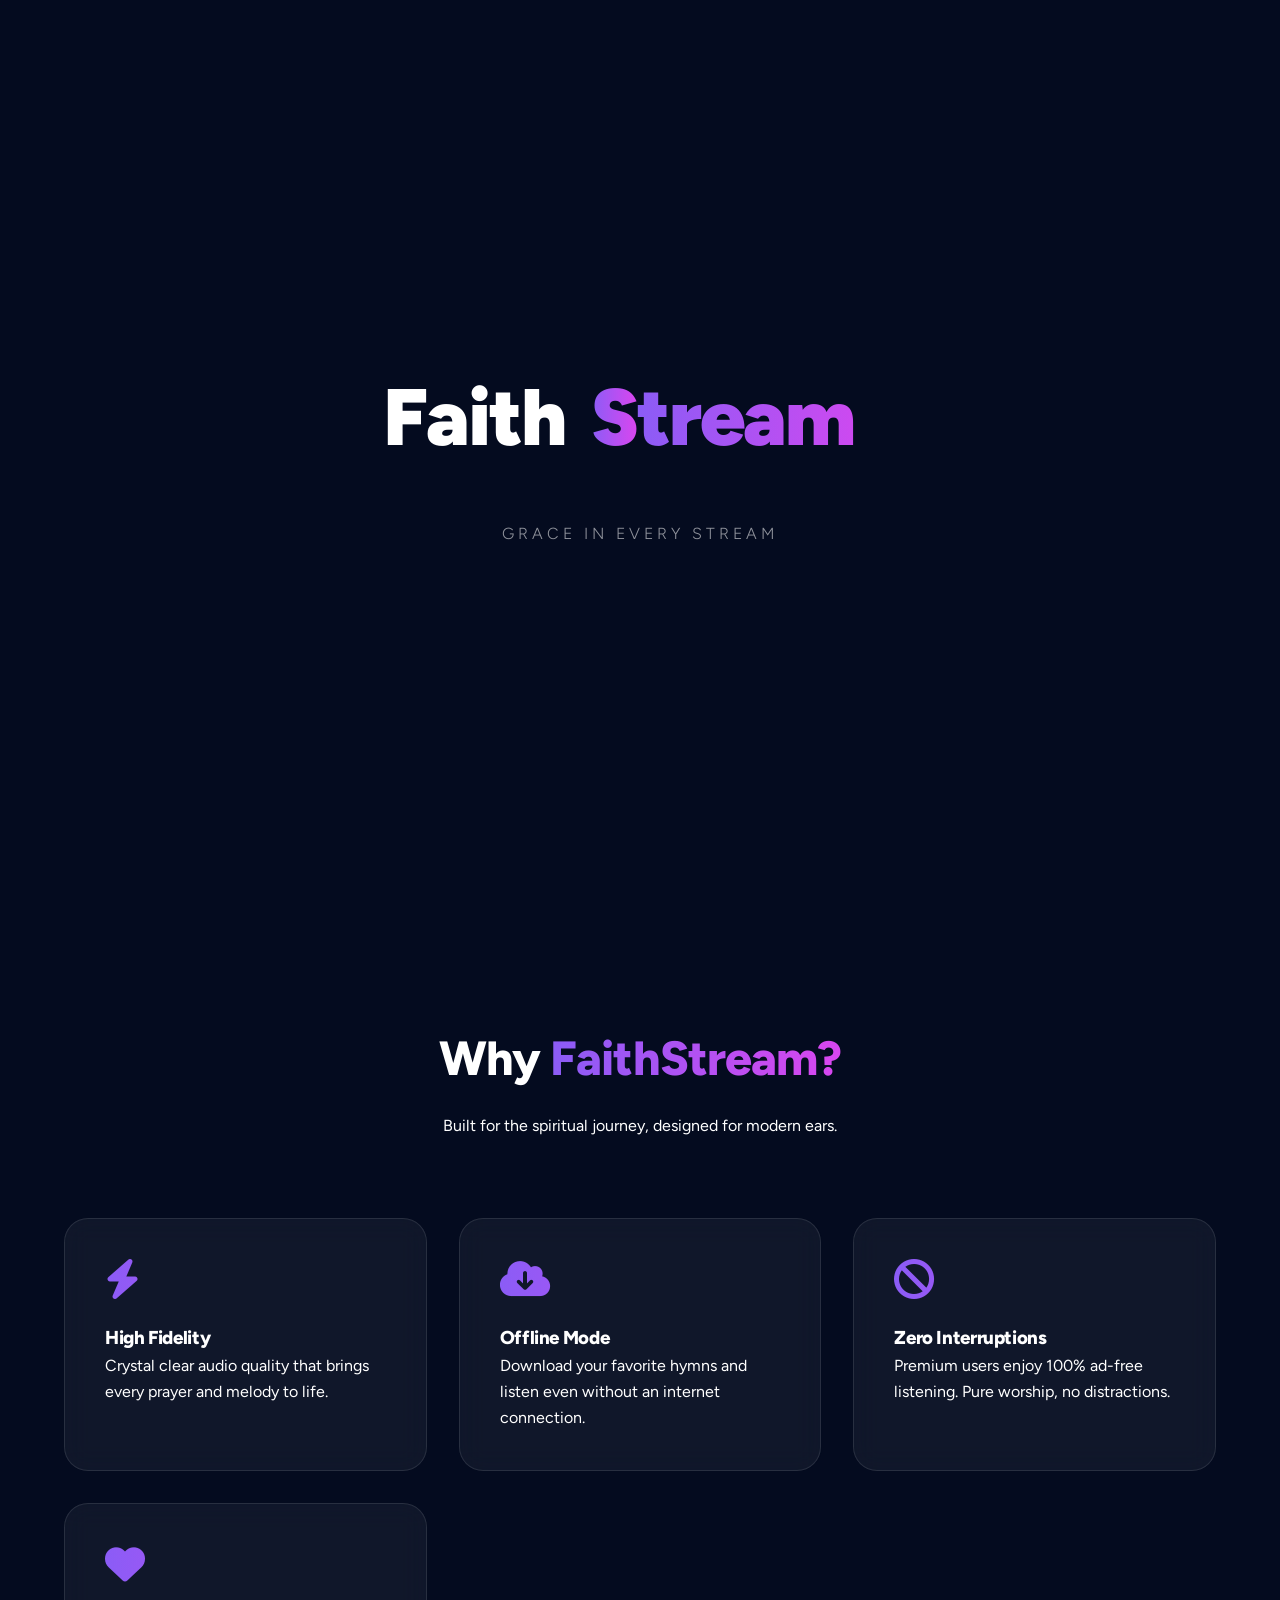
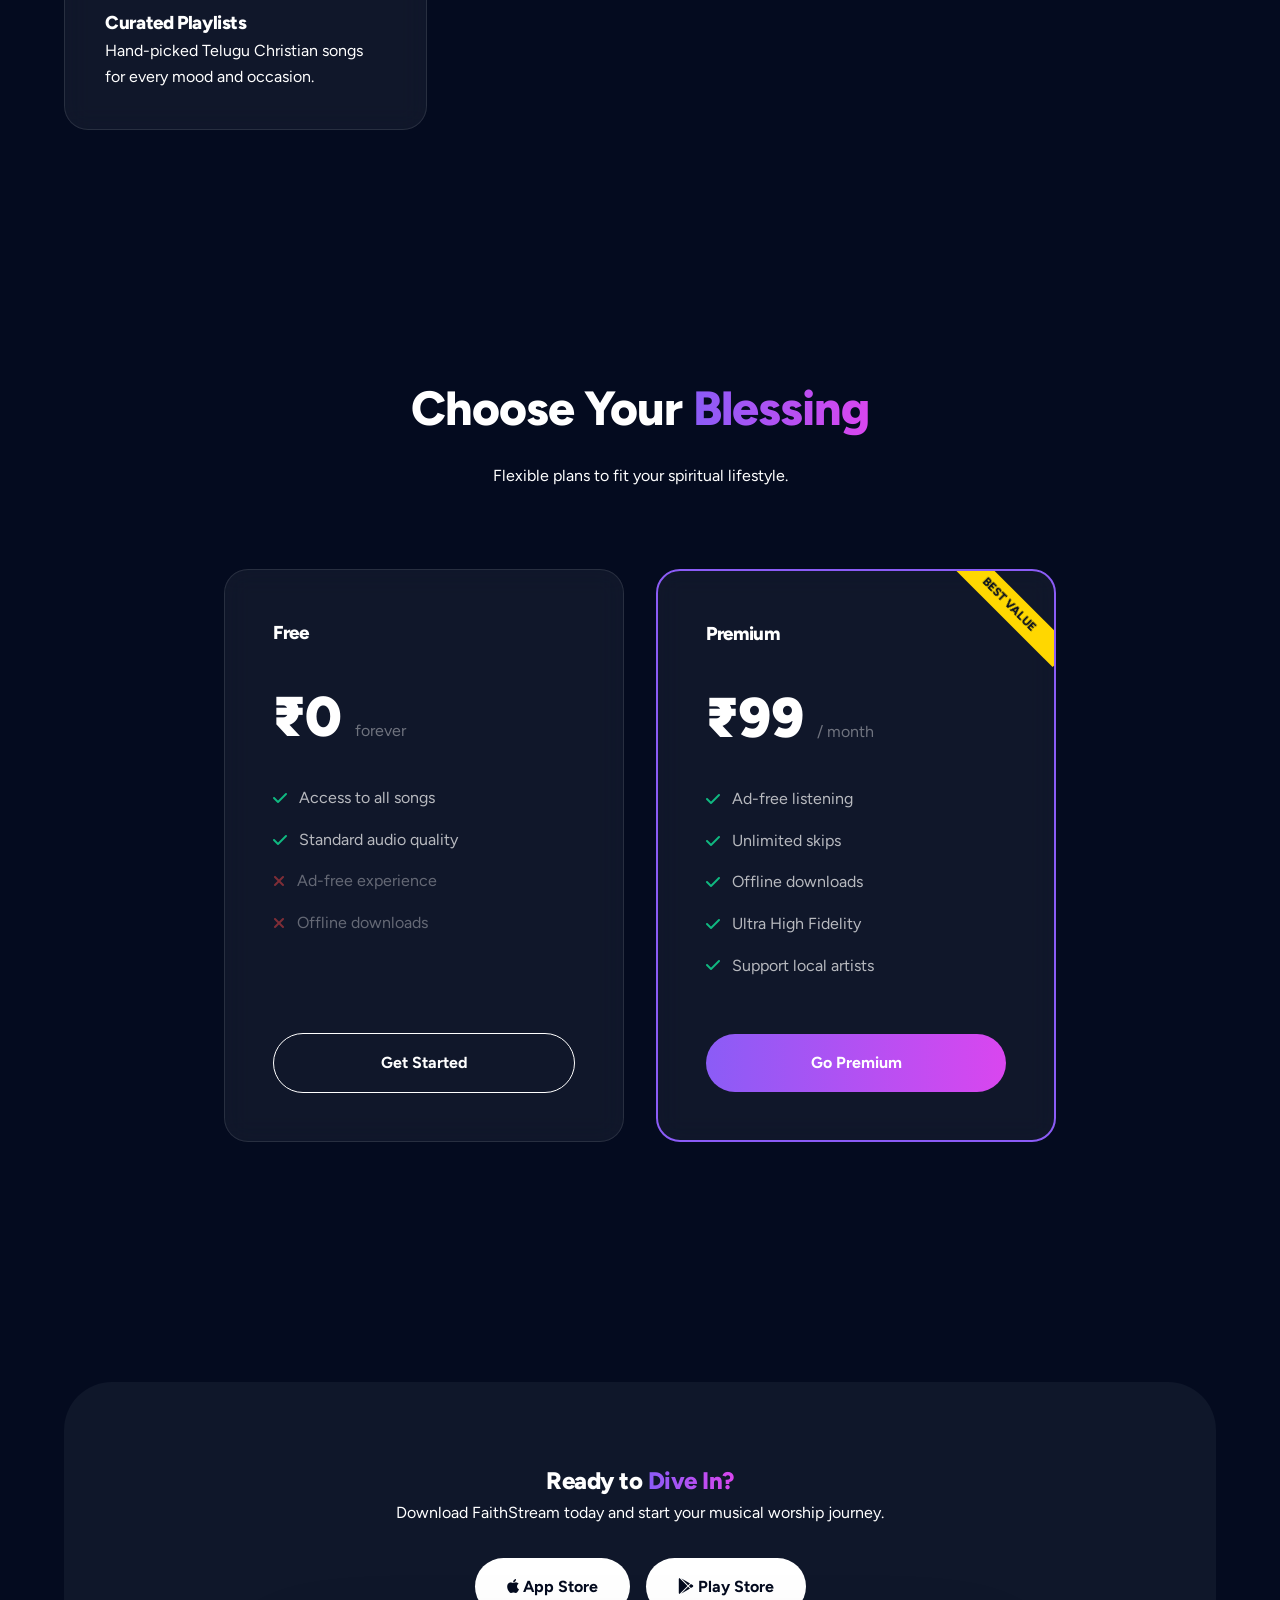
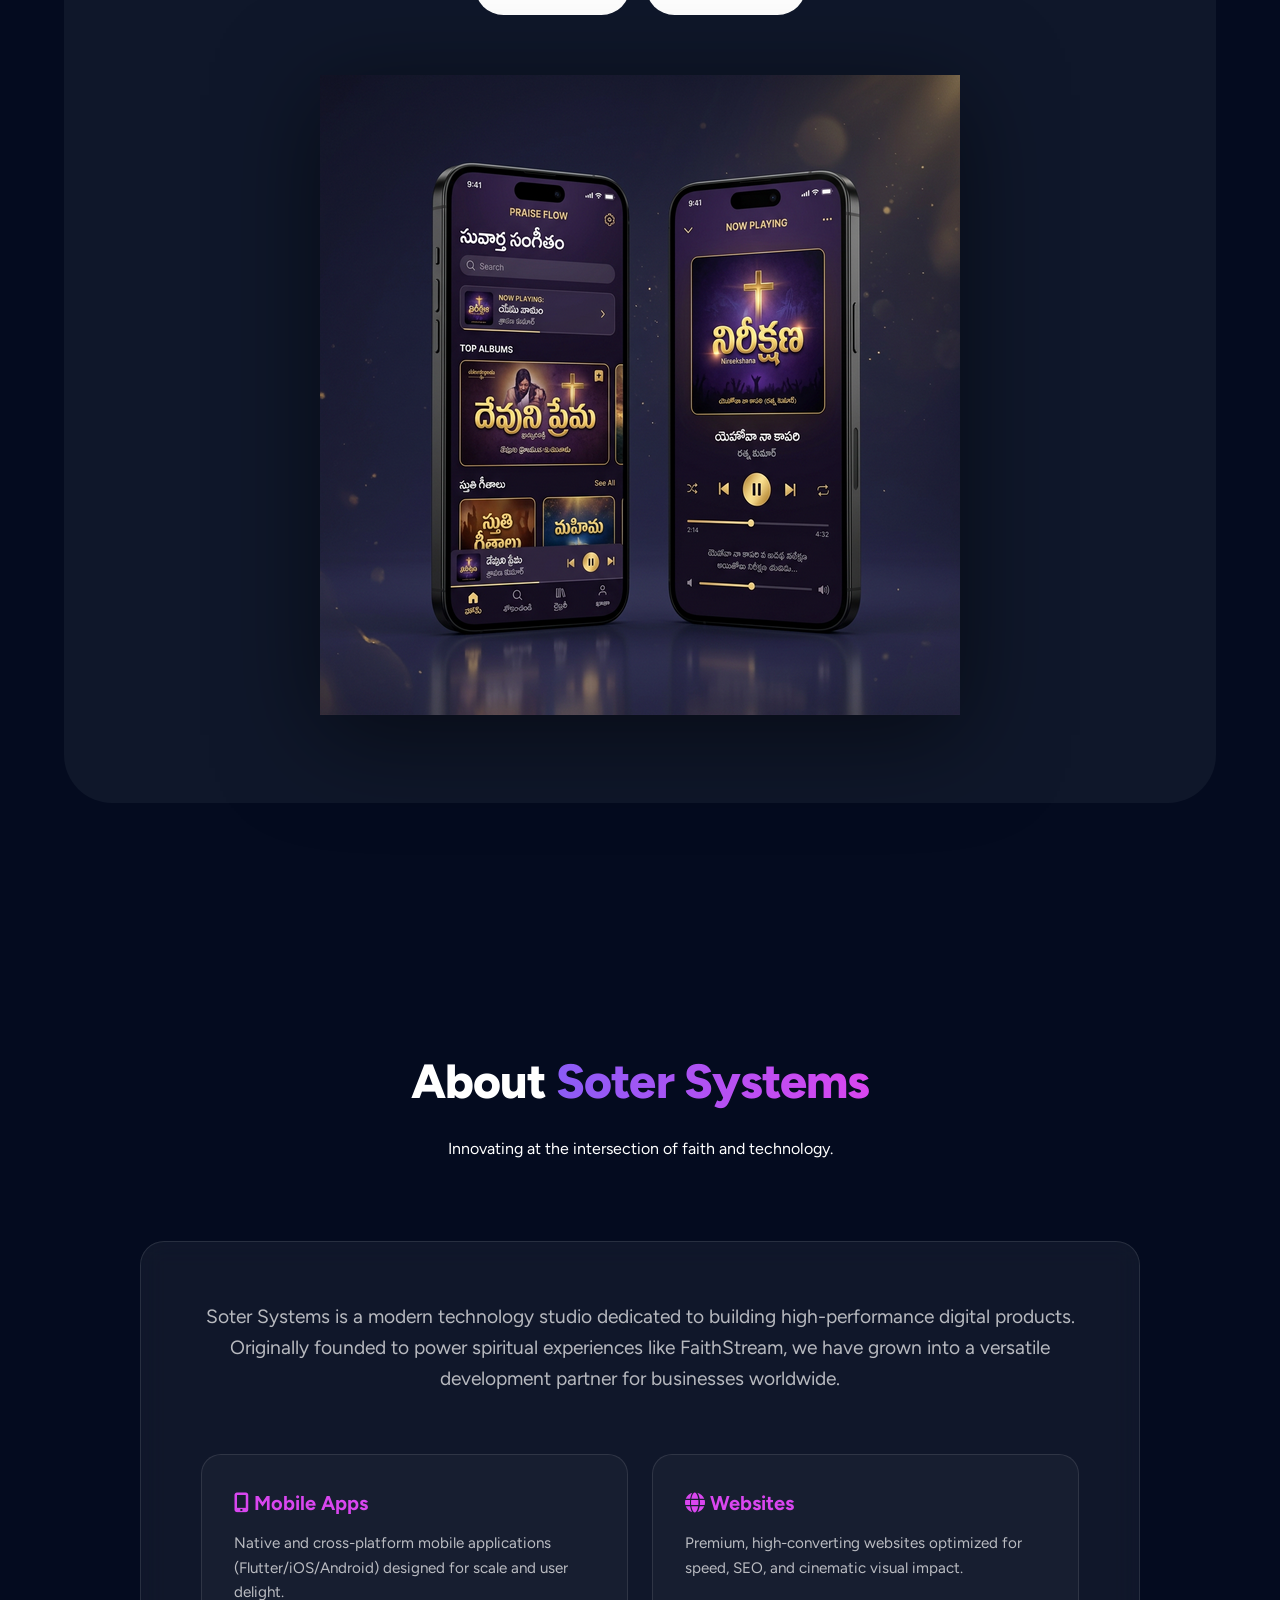
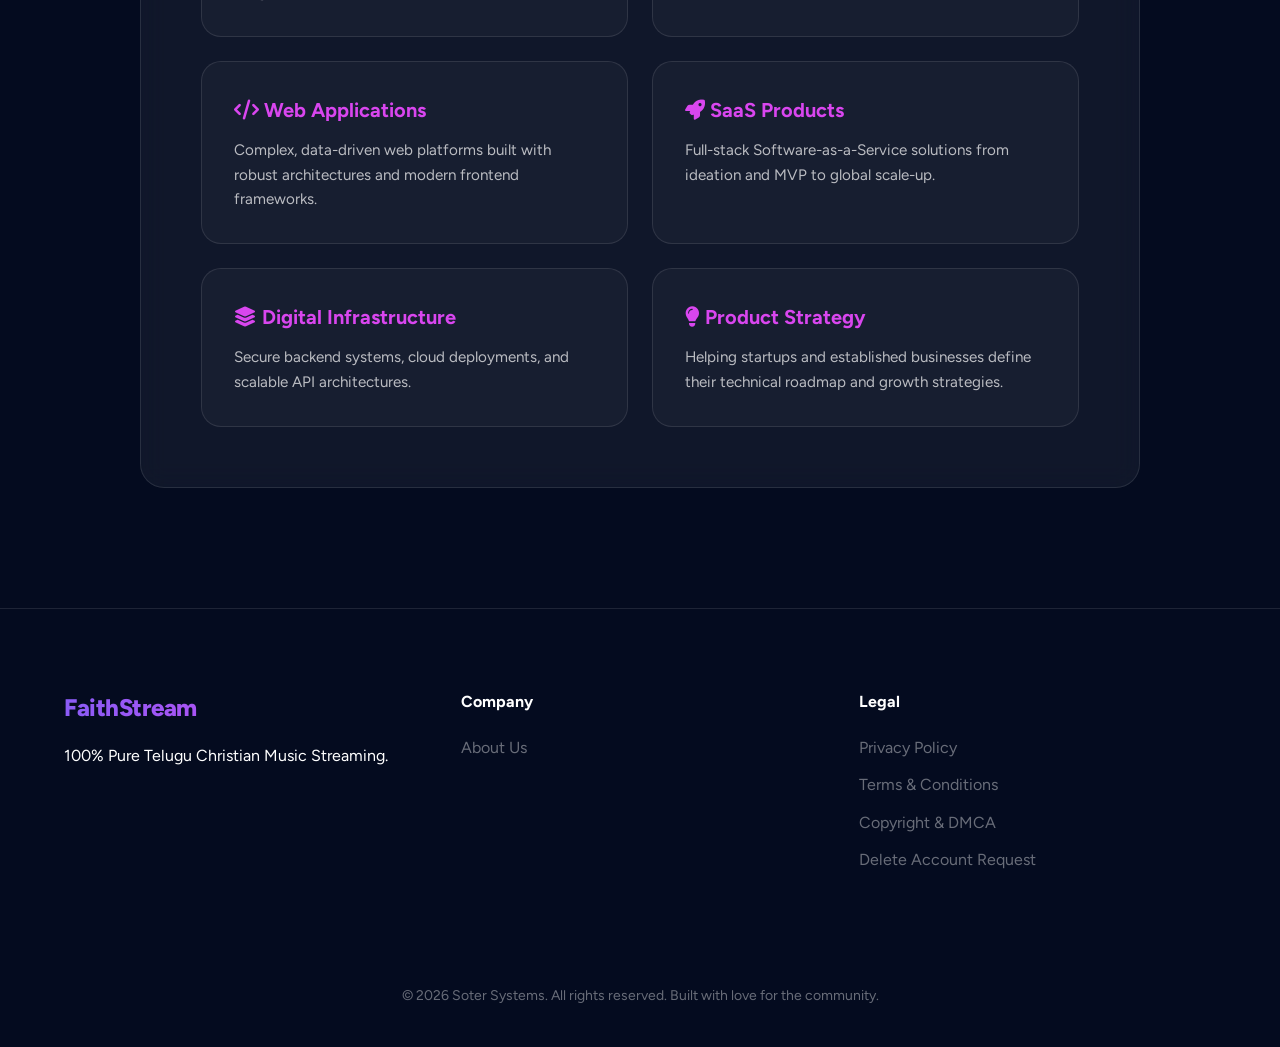
<file: index.html>
<!DOCTYPE html>
<html lang="en">

<head>
    <meta charset="UTF-8">
    <meta name="viewport" content="width=device-width, initial-scale=1.0">
    <title>FaithStream | 100% Pure Telugu Christian Music</title>
    <link rel="icon" type="image/png" href="assets/favicon.png">
    <meta name="description"
        content="Stream the best Telugu Christian music. Ad-free, high quality, and available offline. Experience grace in every stream.">
    <link rel="stylesheet" href="css/styles.css">
    <link rel="stylesheet" href="https://cdnjs.cloudflare.com/ajax/libs/font-awesome/6.4.0/css/all.min.css">
</head>

<body>

    <!-- Cinematic Intro Overlay -->
    <div id="intro-overlay">
        <div class="intro-logo">
            <span class="intro-f">F</span><span class="intro-expand aith">aith</span><span class="intro-s">S</span><span
                class="intro-expand tream">tream</span>
        </div>
        <div class="intro-tagline">Grace in Every Stream</div>
    </div>

    <!-- Navigation -->
    <nav class="glass main-nav">
        <div class="nav-content">
            <div class="logo">FaithStream</div>
            <div class="auth-box">
                <span id="user-display" style="margin-right: 15px; color: var(--text-secondary); font-size: 0.9rem; font-weight: 600; display: none;"></span>
                <a href="javascript:void(0)" id="auth-btn" class="btn btn-primary" style="padding: 10px 24px; font-size: 0.9rem; border-radius: 12px;">Login</a>
            </div>
        </div>
    </nav>

    <!-- Hero Section -->
    <header class="hero">
        <div class="hero-content reveal">
            <h1>Grace in <br><span class="gradient-text">Every Stream</span></h1>
            <p>The premium home for 100% pure Telugu Christian music. Worship anywhere, anytime with FaithStream.</p>
            <div class="cta-group">
                <a href="#download" class="btn btn-primary">Download App</a>
            </div>
        </div>
    </header>

    <!-- Features Section -->
    <section class="section">
        <div class="section-header reveal">
            <h2>Why <span class="gradient-text">FaithStream?</span></h2>
            <p>Built for the spiritual journey, designed for modern ears.</p>
        </div>

        <div class="features-grid">
            <div class="feature-card glass reveal">
                <i class="fas fa-bolt gradient-text"></i>
                <h3>High Fidelity</h3>
                <p>Crystal clear audio quality that brings every prayer and melody to life.</p>
            </div>
            <div class="feature-card glass reveal">
                <i class="fas fa-cloud-download gradient-text"></i>
                <h3>Offline Mode</h3>
                <p>Download your favorite hymns and listen even without an internet connection.</p>
            </div>
            <div class="feature-card glass reveal">
                <i class="fas fa-ban gradient-text"></i>
                <h3>Zero Interruptions</h3>
                <p>Premium users enjoy 100% ad-free listening. Pure worship, no distractions.</p>
            </div>
            <div class="feature-card glass reveal">
                <i class="fas fa-heart gradient-text"></i>
                <h3>Curated Playlists</h3>
                <p>Hand-picked Telugu Christian songs for every mood and occasion.</p>
            </div>
        </div>
    </section>

    <!-- Pricing Section -->
    <section id="premium" class="section">
        <div class="section-header reveal">
            <h2>Choose Your <span class="gradient-text">Blessing</span></h2>
            <p>Flexible plans to fit your spiritual lifestyle.</p>
        </div>

        <div class="pricing-grid">
            <!-- Free Plan -->
            <div class="pricing-card glass reveal">
                <h3>Free</h3>
                <div class="price">₹0 <span>forever</span></div>
                <ul class="feature-list">
                    <li><i class="fas fa-check"></i> Access to all songs</li>
                    <li><i class="fas fa-check"></i> Standard audio quality</li>
                    <li style="opacity: 0.5;"><i class="fas fa-times" style="color: #EF4444;"></i> Ad-free experience
                    </li>
                    <li style="opacity: 0.5;"><i class="fas fa-times" style="color: #EF4444;"></i> Offline downloads
                    </li>
                </ul>
                <a href="#download" class="btn btn-primary"
                    style="background: transparent; color: white; border: 1px solid white;">Get Started</a>
            </div>

            <!-- Premium Plan -->
            <div class="pricing-card glass premium reveal">
                <h3>Premium</h3>
                <div class="price">₹99 <span>/ month</span></div>
                <ul class="feature-list">
                    <li><i class="fas fa-check"></i> Ad-free listening</li>
                    <li><i class="fas fa-check"></i> Unlimited skips</li>
                    <li><i class="fas fa-check"></i> Offline downloads</li>
                    <li><i class="fas fa-check"></i> Ultra High Fidelity</li>
                    <li><i class="fas fa-check"></i> Support local artists</li>
                </ul>
                <a href="javascript:void(0)" id="btn-go-premium" class="btn btn-accent">Go Premium</a>
            </div>
        </div>
    </section>

    <!-- Download Section -->
    <section id="download" class="section">
        <div class="download-section reveal">
            <h2>Ready to <span class="gradient-text">Dive In?</span></h2>
            <p>Download FaithStream today and start your musical worship journey.</p>

            <div class="store-buttons">
                <a href="#" class="btn btn-primary"><i class="fab fa-apple"></i> App Store</a>
                <a href="#" class="btn btn-primary"><i class="fab fa-google-play"></i> Play Store</a>
            </div>

            <div class="mockup-container">
                <img src="assets/app-mockup.png" alt="FaithStream App Mockup">
            </div>
        </div>
    </section>

    <!-- About Soter Systems Section -->
    <section id="about" class="section">
        <div class="section-header reveal">
            <h2>About <span class="gradient-text">Soter Systems</span></h2>
            <p>Innovating at the intersection of faith and technology.</p>
        </div>

        <div class="glass reveal" style="padding: 60px; max-width: 1000px; margin: 0 auto;">
            <div style="font-size: 1.2rem; color: var(--text-secondary); text-align: center; margin-bottom: 40px;">
                <p>Soter Systems is a modern technology studio dedicated to building high-performance digital products.
                    Originally founded to power spiritual experiences like FaithStream, we have grown into a versatile
                    development partner for businesses worldwide.</p>
            </div>

            <div class="services-grid">
                <div class="service-card">
                    <h4><i class="fas fa-mobile-alt"></i> Mobile Apps</h4>
                    <p>Native and cross-platform mobile applications (Flutter/iOS/Android) designed for scale and user
                        delight.</p>
                </div>
                <div class="service-card">
                    <h4><i class="fas fa-globe"></i> Websites</h4>
                    <p>Premium, high-converting websites optimized for speed, SEO, and cinematic visual impact.</p>
                </div>
                <div class="service-card">
                    <h4><i class="fas fa-code"></i> Web Applications</h4>
                    <p>Complex, data-driven web platforms built with robust architectures and modern frontend
                        frameworks.</p>
                </div>
                <div class="service-card">
                    <h4><i class="fas fa-rocket"></i> SaaS Products</h4>
                    <p>Full-stack Software-as-a-Service solutions from ideation and MVP to global scale-up.</p>
                </div>
                <div class="service-card">
                    <h4><i class="fas fa-layer-group"></i> Digital Infrastructure</h4>
                    <p>Secure backend systems, cloud deployments, and scalable API architectures.</p>
                </div>
                <div class="service-card">
                    <h4><i class="fas fa-lightbulb"></i> Product Strategy</h4>
                    <p>Helping startups and established businesses define their technical roadmap and growth strategies.
                    </p>
                </div>
            </div>
        </div>
    </section>

    <!-- Footer -->
    <footer>
        <div class="footer-content">
            <div class="footer-logo">
                <h2 class="gradient-text">FaithStream</h2>
                <p>100% Pure Telugu Christian Music Streaming.</p>
            </div>
            <div class="footer-links">
                <h4>Company</h4>
                <ul>
                    <li><a href="#about">About Us</a></li>
                </ul>
            </div>
            <div class="footer-links">
                <h4>Legal</h4>
                <ul>
                    <li><a href="legal/privacy-policy.html">Privacy Policy</a></li>
                    <li><a href="legal/terms.html">Terms & Conditions</a></li>
                    <li><a href="legal/copyright.html">Copyright & DMCA</a></li>
                    <li><a href="legal/delete-account.html">Delete Account Request</a></li>
                </ul>
            </div>
        </div>
        <div class="footer-bottom">
            <p>&copy; 2026 Soter Systems. All rights reserved. Built with love for the community.</p>
        </div>
    </footer>

    <!-- Login Modal -->
    <div id="login-modal" class="modal-overlay">
        <div class="modal-content glass">
            <div class="modal-header">
                <h3>Login to FaithStream</h3>
                <button class="close-modal">&times;</button>
            </div>
            <p style="margin-bottom: 20px; color: var(--text-secondary);">Use the same email and password as your mobile app account.</p>
            <form id="login-form">
                <div class="form-group">
                    <label>Email Address</label>
                    <input type="email" id="login-email" required placeholder="name@example.com">
                </div>
                <div class="form-group">
                    <label>Password</label>
                    <input type="password" id="login-password" required placeholder="••••••••">
                </div>
                <div id="login-error" class="error-text" style="display: none; color: #EF4444; margin-bottom: 15px;"></div>
                <button type="submit" class="btn btn-primary" style="width: 100%;">Login & Continue</button>
            </form>
        </div>
    </div>

    <!-- Processing Overlay -->
    <div id="loader-overlay" class="modal-overlay" style="display: none; z-index: 2000;">
        <div class="loader-content">
            <div class="spinner"></div>
            <p>Processing...</p>
        </div>
    </div>

    <script src="https://checkout.razorpay.com/v1/checkout.js"></script>
    <script src="js/intro.js"></script>
    <script src="js/checkout.js"></script>
    <script>
        // Simple scroll reveal
        const observerOptions = {
            threshold: 0.1
        };

        const observer = new IntersectionObserver((entries) => {
            entries.forEach(entry => {
                if (entry.isIntersecting) {
                    entry.target.classList.add('visible');
                    observer.unobserve(entry.target);
                }
            });
        }, observerOptions);

        document.querySelectorAll('.reveal').forEach(el => observer.observe(el));
    </script>
</body>

</html>
</file>
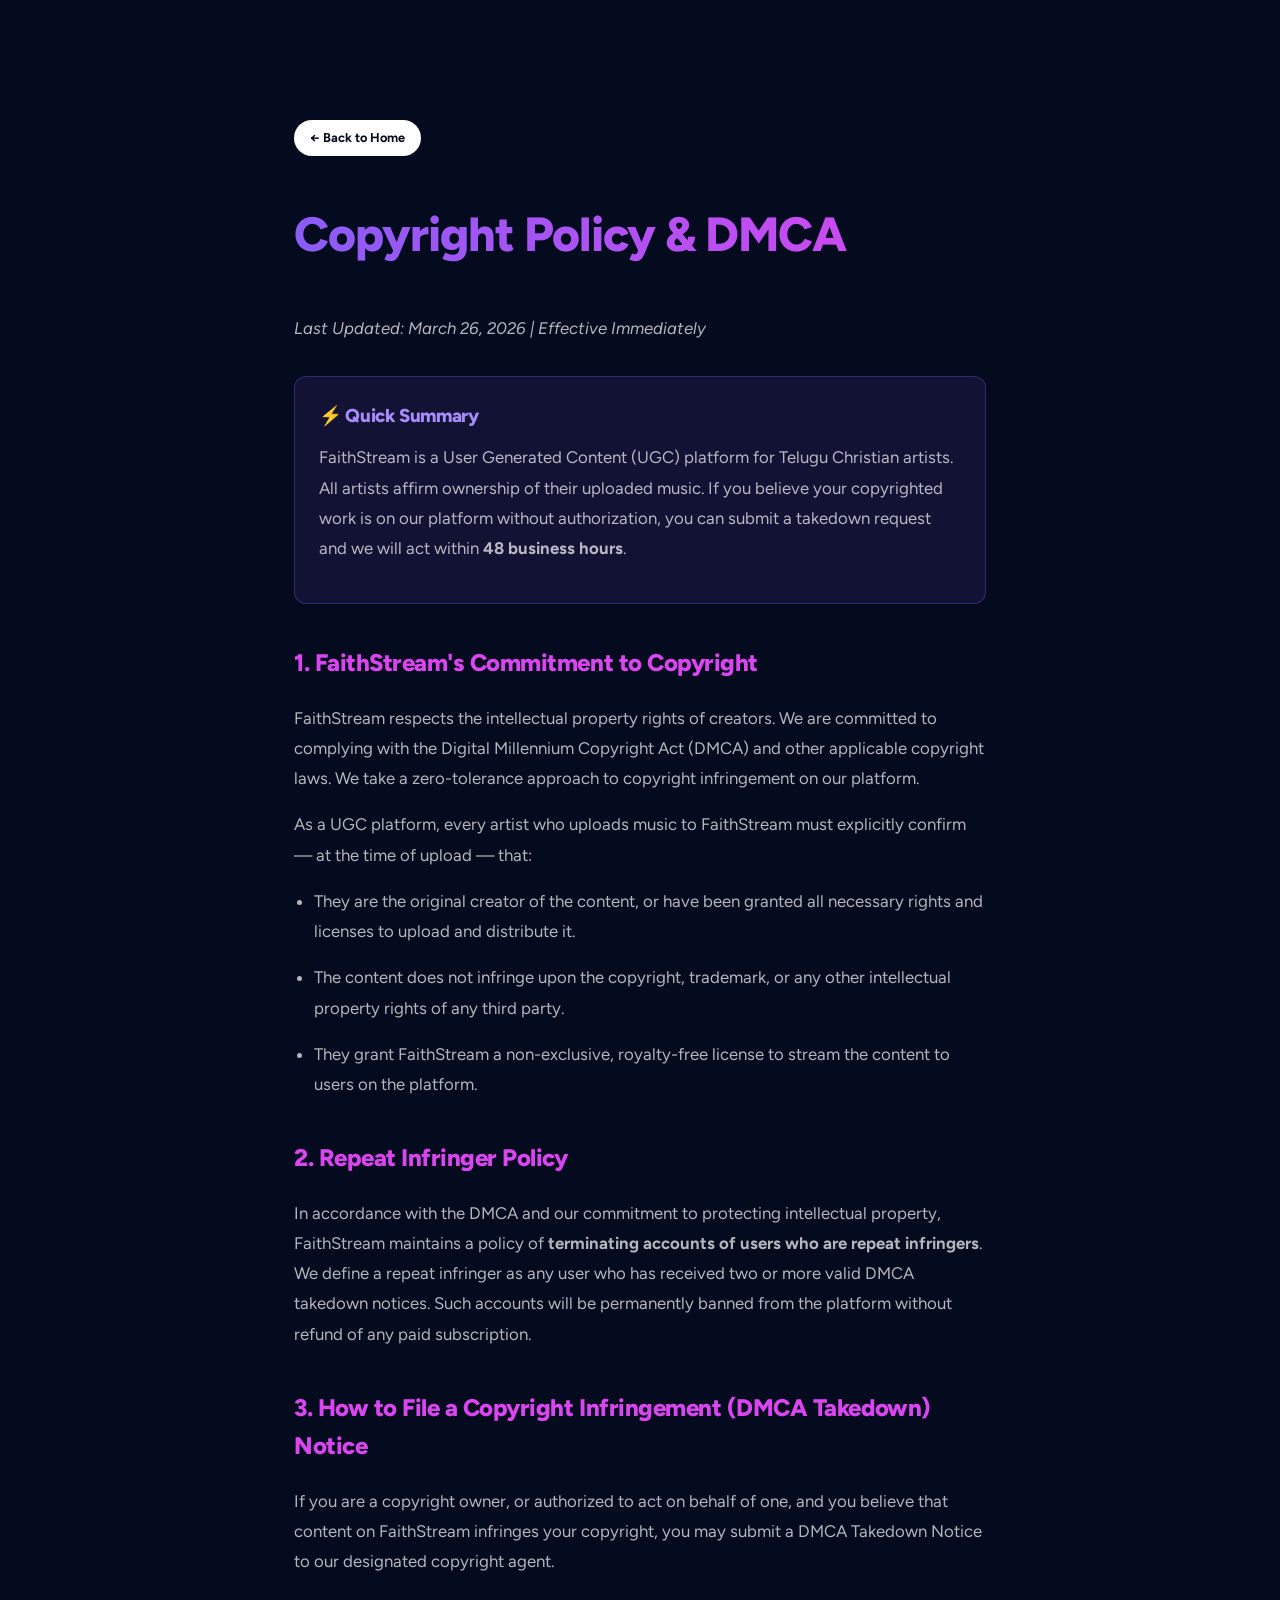
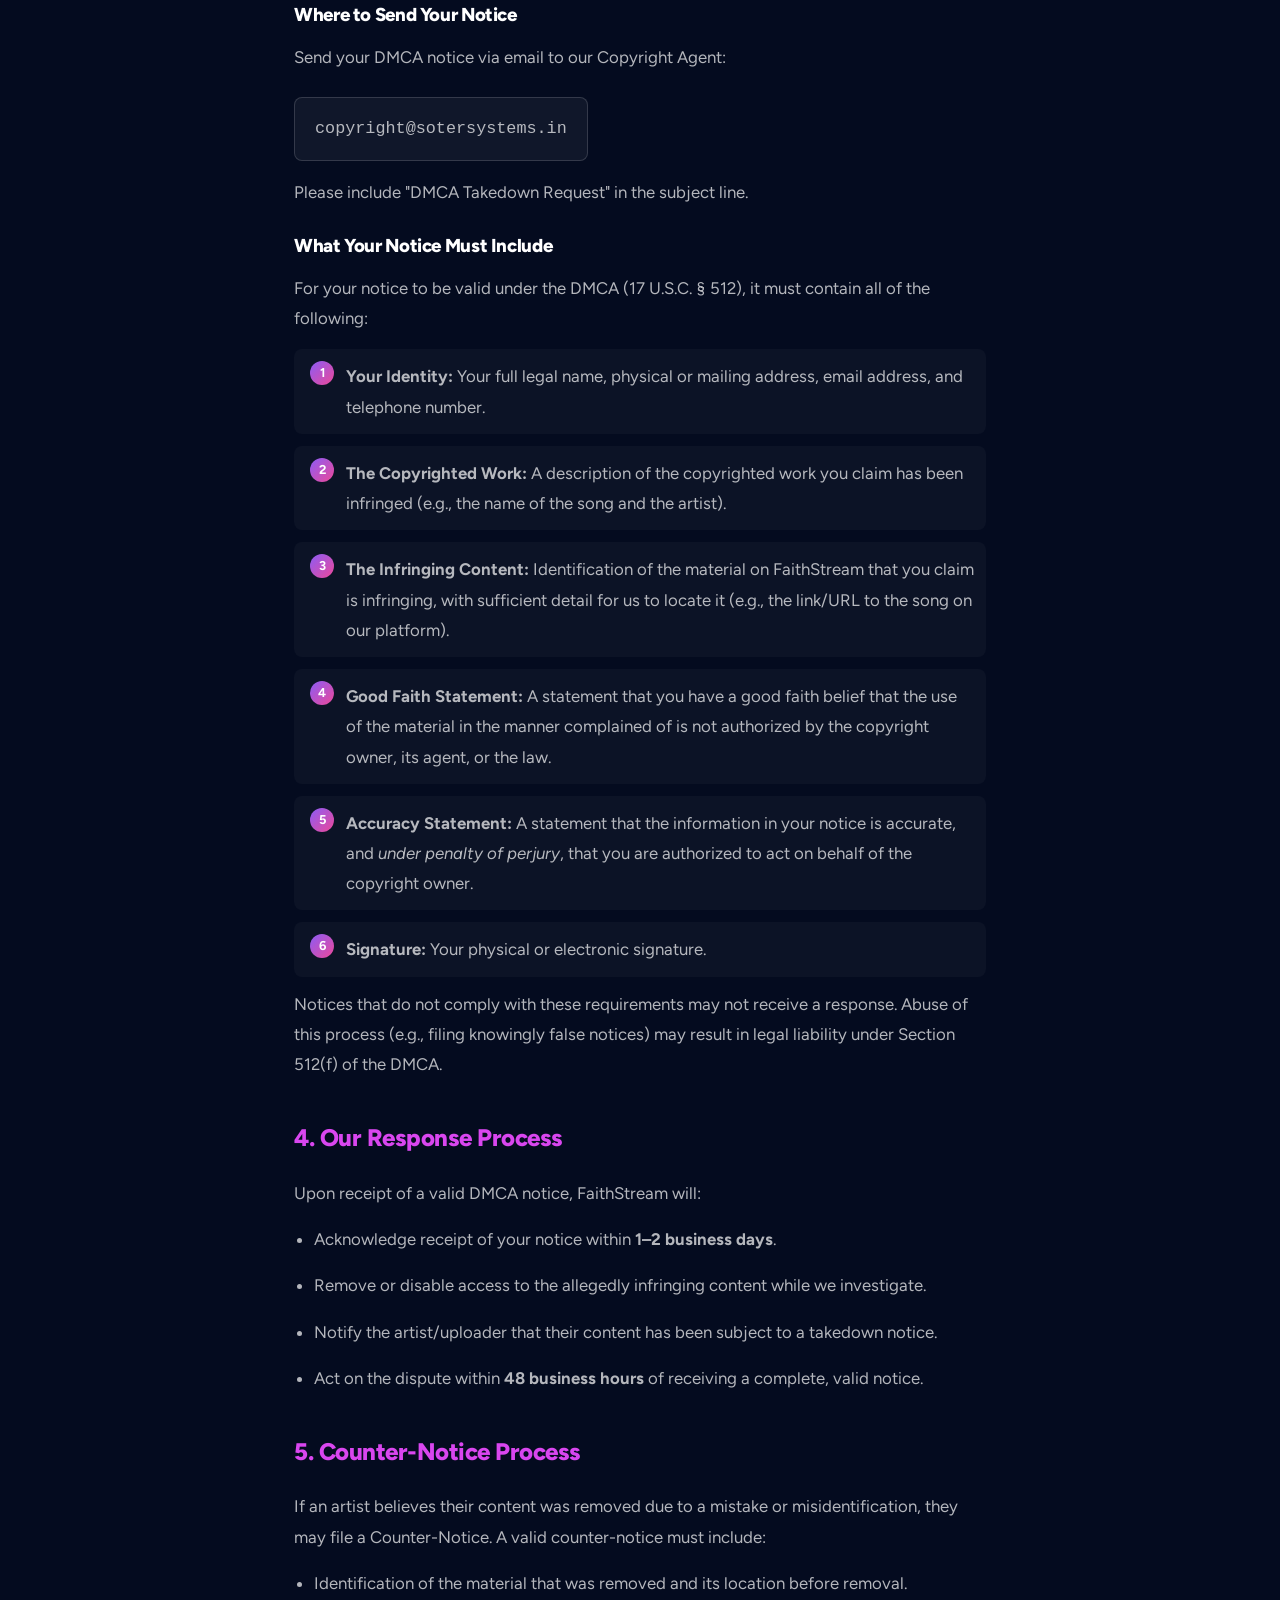
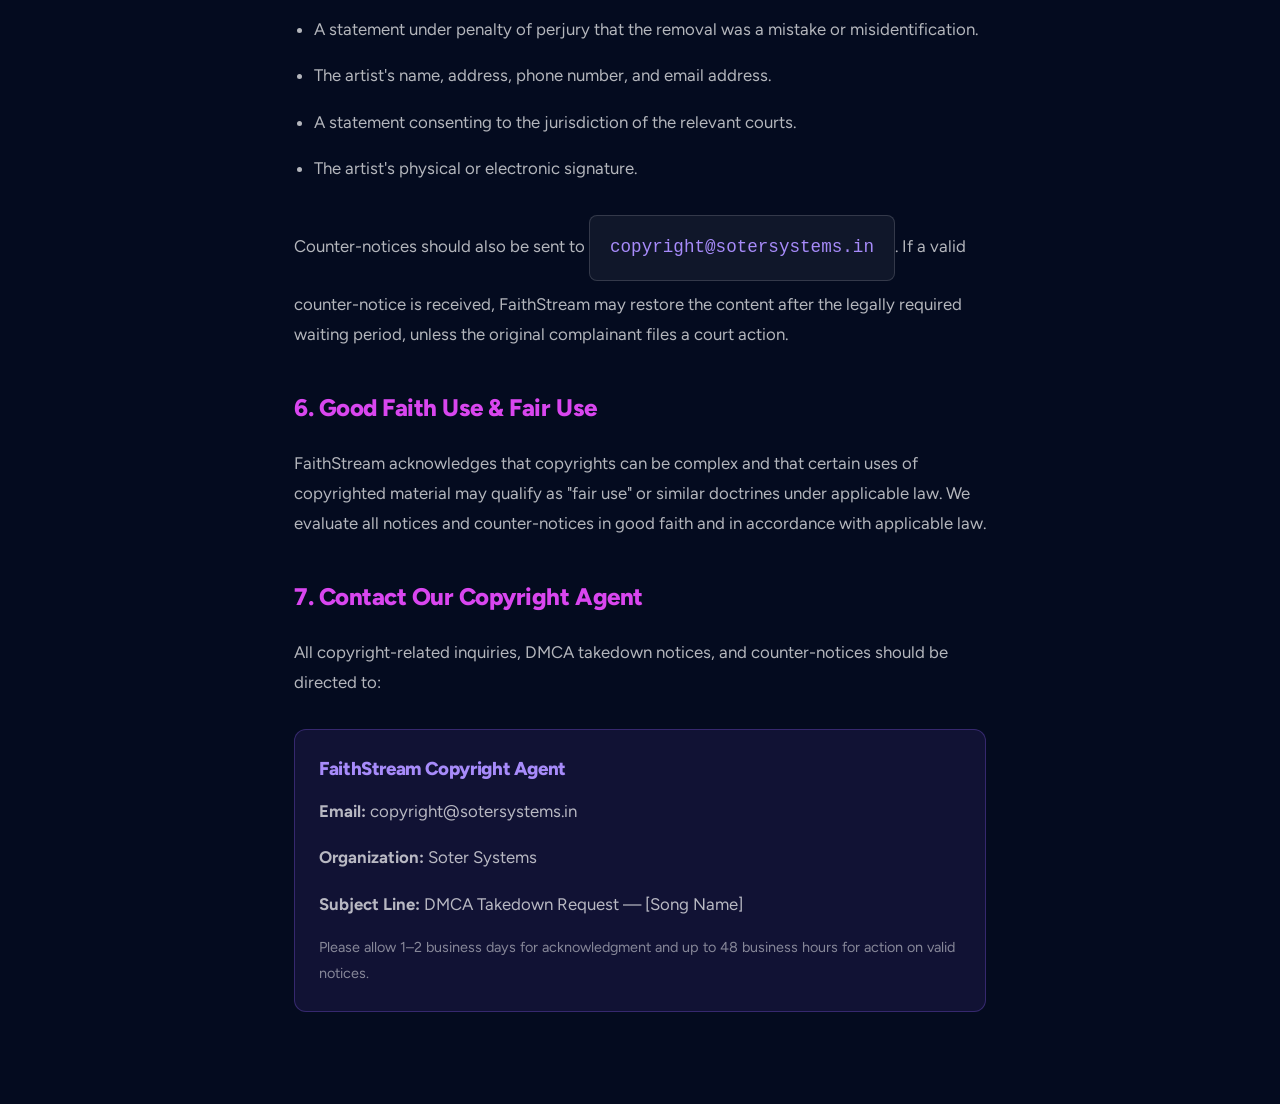
<file: legal/copyright.html>
<!DOCTYPE html>
<html lang="en">
<head>
    <meta charset="UTF-8">
    <meta name="viewport" content="width=device-width, initial-scale=1.0">
    <title>Copyright Policy & DMCA | FaithStream</title>
    <link rel="icon" type="image/png" href="../assets/favicon.png">
    <link rel="stylesheet" href="../css/styles.css">
    <style>
        .legal-content {
            padding: 120px 5% 60px;
            max-width: 820px;
            margin: 0 auto;
        }
        .legal-content h1 { font-size: 3rem; margin-bottom: 40px; }
        .legal-content h2 {
            font-size: 1.5rem;
            margin-top: 40px;
            margin-bottom: 20px;
            color: var(--brand-magenta);
        }
        .legal-content h3 { margin-top: 24px; margin-bottom: 12px; color: var(--text-primary); }
        .legal-content p, .legal-content li {
            color: var(--text-secondary);
            margin-bottom: 16px;
            font-size: 1.05rem;
            line-height: 1.8;
        }
        .legal-content ul { padding-left: 20px; margin-bottom: 24px; }
        .last-updated { color: var(--text-muted); font-style: italic; margin-bottom: 40px; }
        .notice-box {
            background: rgba(139, 92, 246, 0.1);
            border: 1px solid rgba(139, 92, 246, 0.3);
            border-radius: 12px;
            padding: 24px;
            margin: 32px 0;
        }
        .notice-box h3 { color: #a78bfa; margin-top: 0; }
        .email-highlight {
            background: rgba(255,255,255,0.05);
            border: 1px solid rgba(255,255,255,0.15);
            border-radius: 8px;
            padding: 16px 20px;
            font-family: monospace;
            font-size: 1.1rem;
            color: #a78bfa;
            display: inline-block;
            margin: 8px 0;
        }
        .step-list { counter-reset: steps; list-style: none; padding-left: 0; }
        .step-list li {
            counter-increment: steps;
            padding: 12px 12px 12px 52px;
            position: relative;
            margin-bottom: 12px;
            background: rgba(255,255,255,0.03);
            border-radius: 8px;
        }
        .step-list li::before {
            content: counter(steps);
            position: absolute;
            left: 16px;
            top: 12px;
            width: 24px;
            height: 24px;
            background: linear-gradient(135deg, #8B5CF6, #EC4899);
            border-radius: 50%;
            display: flex;
            align-items: center;
            justify-content: center;
            font-weight: bold;
            font-size: 0.8rem;
            color: white;
            text-align: center;
            line-height: 24px;
        }
    </style>
</head>
<body>

    <div class="legal-content">
        <a href="../index.html" class="btn btn-primary" style="padding: 8px 16px; font-size: 0.8rem; margin-bottom: 40px;">← Back to Home</a>

        <h1 class="gradient-text">Copyright Policy &amp; DMCA</h1>
        <p class="last-updated">Last Updated: March 26, 2026 | Effective Immediately</p>

        <div class="notice-box">
            <h3>⚡ Quick Summary</h3>
            <p>FaithStream is a User Generated Content (UGC) platform for Telugu Christian artists. All artists affirm ownership of their uploaded music. If you believe your copyrighted work is on our platform without authorization, you can submit a takedown request and we will act within <strong>48 business hours</strong>.</p>
        </div>

        <section>
            <h2>1. FaithStream's Commitment to Copyright</h2>
            <p>FaithStream respects the intellectual property rights of creators. We are committed to complying with the Digital Millennium Copyright Act (DMCA) and other applicable copyright laws. We take a zero-tolerance approach to copyright infringement on our platform.</p>
            <p>As a UGC platform, every artist who uploads music to FaithStream must explicitly confirm — at the time of upload — that:</p>
            <ul>
                <li>They are the original creator of the content, or have been granted all necessary rights and licenses to upload and distribute it.</li>
                <li>The content does not infringe upon the copyright, trademark, or any other intellectual property rights of any third party.</li>
                <li>They grant FaithStream a non-exclusive, royalty-free license to stream the content to users on the platform.</li>
            </ul>
        </section>

        <section>
            <h2>2. Repeat Infringer Policy</h2>
            <p>In accordance with the DMCA and our commitment to protecting intellectual property, FaithStream maintains a policy of <strong>terminating accounts of users who are repeat infringers</strong>. We define a repeat infringer as any user who has received two or more valid DMCA takedown notices. Such accounts will be permanently banned from the platform without refund of any paid subscription.</p>
        </section>

        <section>
            <h2>3. How to File a Copyright Infringement (DMCA Takedown) Notice</h2>
            <p>If you are a copyright owner, or authorized to act on behalf of one, and you believe that content on FaithStream infringes your copyright, you may submit a DMCA Takedown Notice to our designated copyright agent.</p>

            <h3>Where to Send Your Notice</h3>
            <p>Send your DMCA notice via email to our Copyright Agent:</p>
            <p class="email-highlight">copyright@sotersystems.in</p>
            <p>Please include "DMCA Takedown Request" in the subject line.</p>

            <h3>What Your Notice Must Include</h3>
            <p>For your notice to be valid under the DMCA (17 U.S.C. § 512), it must contain all of the following:</p>
            <ol class="step-list">
                <li><strong>Your Identity:</strong> Your full legal name, physical or mailing address, email address, and telephone number.</li>
                <li><strong>The Copyrighted Work:</strong> A description of the copyrighted work you claim has been infringed (e.g., the name of the song and the artist).</li>
                <li><strong>The Infringing Content:</strong> Identification of the material on FaithStream that you claim is infringing, with sufficient detail for us to locate it (e.g., the link/URL to the song on our platform).</li>
                <li><strong>Good Faith Statement:</strong> A statement that you have a good faith belief that the use of the material in the manner complained of is not authorized by the copyright owner, its agent, or the law.</li>
                <li><strong>Accuracy Statement:</strong> A statement that the information in your notice is accurate, and <em>under penalty of perjury</em>, that you are authorized to act on behalf of the copyright owner.</li>
                <li><strong>Signature:</strong> Your physical or electronic signature.</li>
            </ol>

            <p>Notices that do not comply with these requirements may not receive a response. Abuse of this process (e.g., filing knowingly false notices) may result in legal liability under Section 512(f) of the DMCA.</p>
        </section>

        <section>
            <h2>4. Our Response Process</h2>
            <p>Upon receipt of a valid DMCA notice, FaithStream will:</p>
            <ul>
                <li>Acknowledge receipt of your notice within <strong>1–2 business days</strong>.</li>
                <li>Remove or disable access to the allegedly infringing content while we investigate.</li>
                <li>Notify the artist/uploader that their content has been subject to a takedown notice.</li>
                <li>Act on the dispute within <strong>48 business hours</strong> of receiving a complete, valid notice.</li>
            </ul>
        </section>

        <section>
            <h2>5. Counter-Notice Process</h2>
            <p>If an artist believes their content was removed due to a mistake or misidentification, they may file a Counter-Notice. A valid counter-notice must include:</p>
            <ul>
                <li>Identification of the material that was removed and its location before removal.</li>
                <li>A statement under penalty of perjury that the removal was a mistake or misidentification.</li>
                <li>The artist's name, address, phone number, and email address.</li>
                <li>A statement consenting to the jurisdiction of the relevant courts.</li>
                <li>The artist's physical or electronic signature.</li>
            </ul>
            <p>Counter-notices should also be sent to <span class="email-highlight">copyright@sotersystems.in</span>. If a valid counter-notice is received, FaithStream may restore the content after the legally required waiting period, unless the original complainant files a court action.</p>
        </section>

        <section>
            <h2>6. Good Faith Use &amp; Fair Use</h2>
            <p>FaithStream acknowledges that copyrights can be complex and that certain uses of copyrighted material may qualify as "fair use" or similar doctrines under applicable law. We evaluate all notices and counter-notices in good faith and in accordance with applicable law.</p>
        </section>

        <section>
            <h2>7. Contact Our Copyright Agent</h2>
            <p>All copyright-related inquiries, DMCA takedown notices, and counter-notices should be directed to:</p>
            <div class="notice-box">
                <h3>FaithStream Copyright Agent</h3>
                <p><strong>Email:</strong> copyright@sotersystems.in</p>
                <p><strong>Organization:</strong> Soter Systems</p>
                <p><strong>Subject Line:</strong> DMCA Takedown Request — [Song Name]</p>
                <p style="margin-bottom: 0; font-size: 0.9rem; opacity: 0.7;">Please allow 1–2 business days for acknowledgment and up to 48 business hours for action on valid notices.</p>
            </div>
        </section>

    </div>

</body>
</html>
</file>
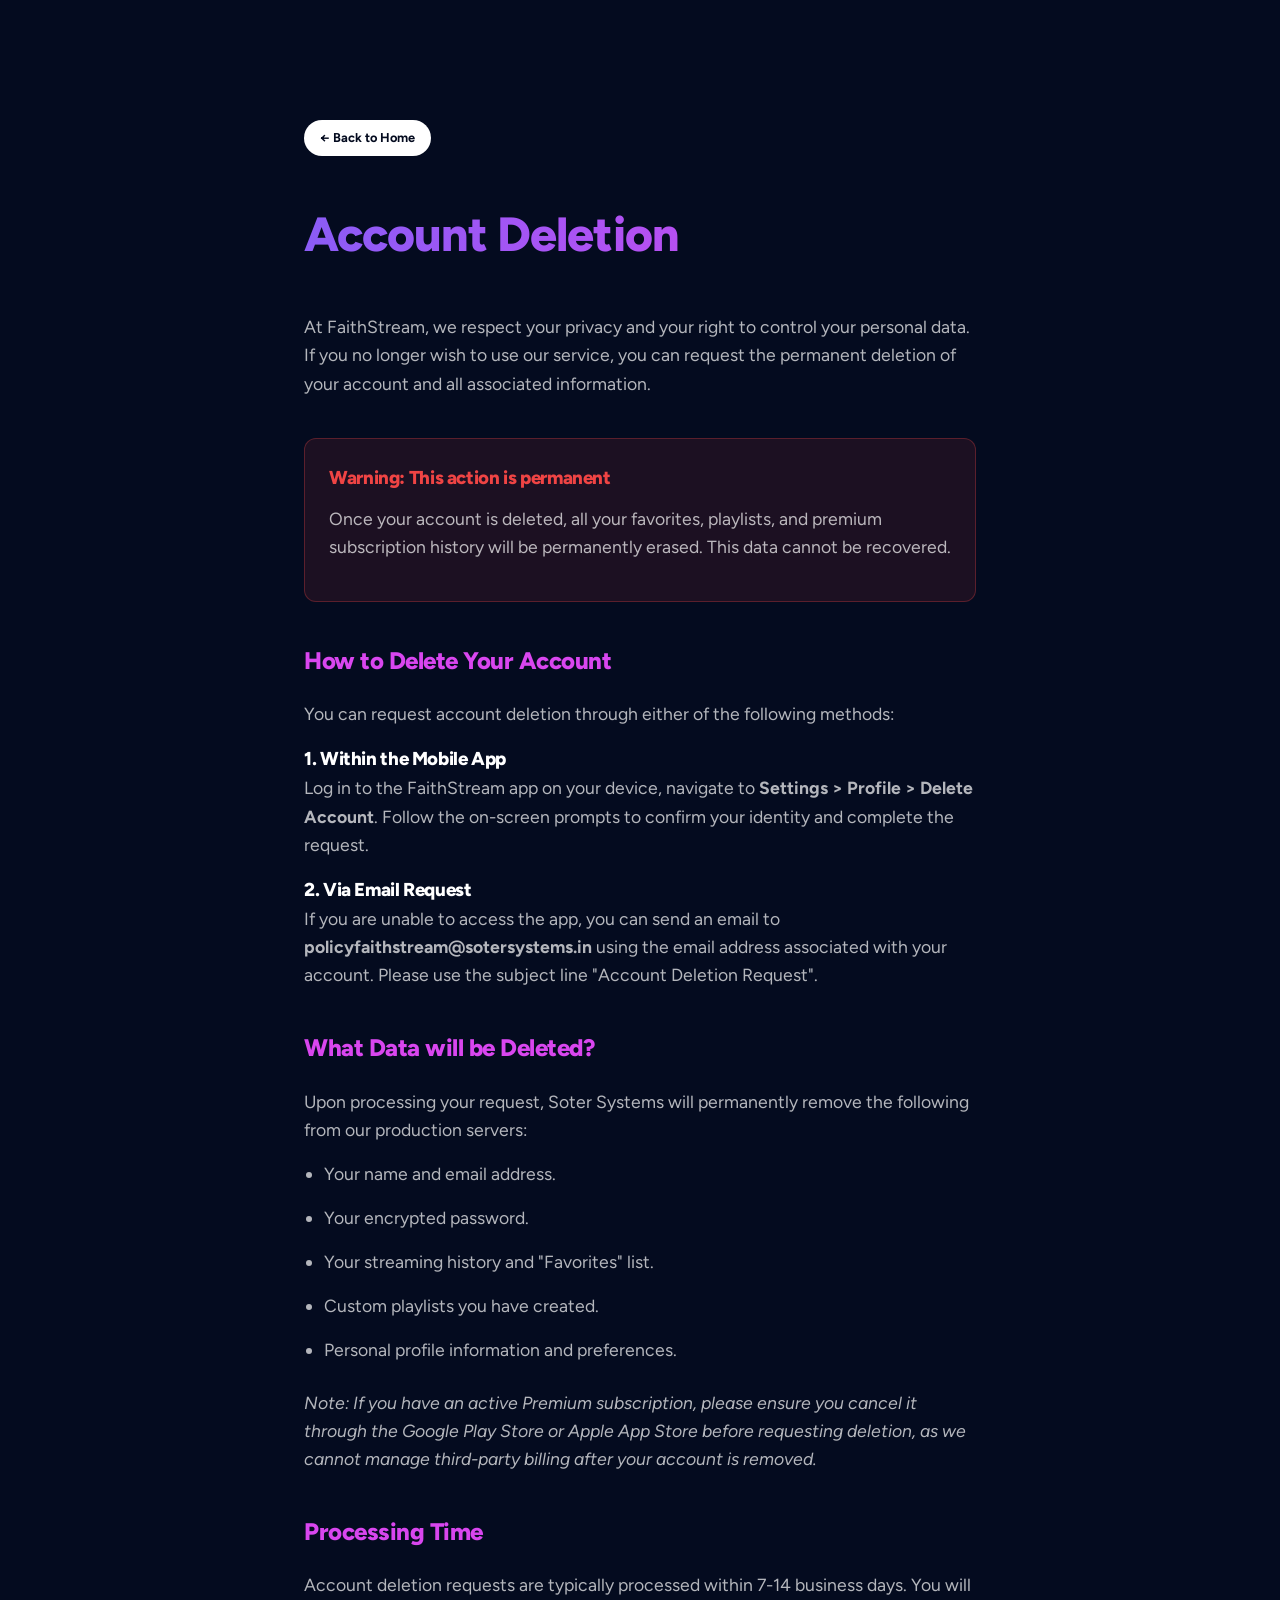
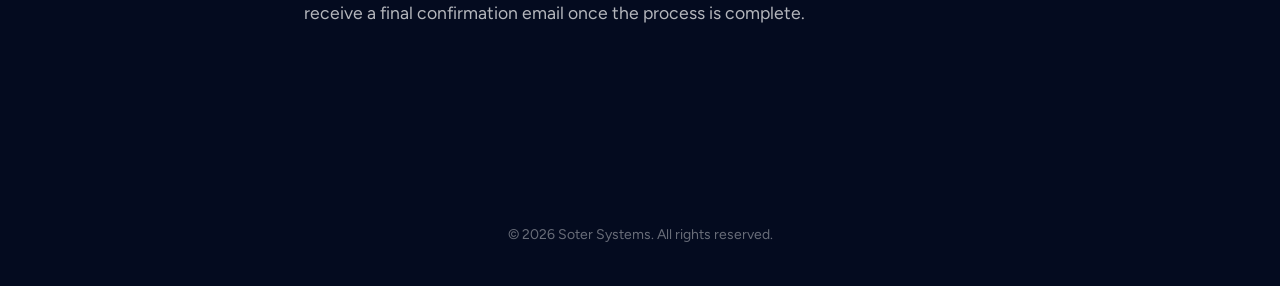
<file: legal/delete-account.html>
<!DOCTYPE html>
<html lang="en">

<head>
    <meta charset="UTF-8">
    <meta name="viewport" content="width=device-width, initial-scale=1.0">
    <title>Delete Account | FaithStream</title>
    <link rel="stylesheet" href="../css/styles.css">
    <style>
        .legal-content {
            padding: 120px 5% 60px;
            max-width: 800px;
            margin: 0 auto;
        }

        .legal-content h1 {
            font-size: 3rem;
            margin-bottom: 40px;
        }

        .legal-content h2 {
            font-size: 1.5rem;
            margin-top: 40px;
            margin-bottom: 20px;
            color: var(--brand-magenta);
        }

        .legal-content p,
        .legal-content li {
            color: var(--text-secondary);
            margin-bottom: 16px;
            font-size: 1.1rem;
        }

        .legal-content ul {
            padding-left: 20px;
            margin-bottom: 24px;
        }

        .deletion-box {
            background: rgba(239, 68, 68, 0.1);
            border: 1px solid rgba(239, 68, 68, 0.3);
            padding: 24px;
            border-radius: 12px;
            margin: 40px 0;
        }

        .deletion-box h3 {
            color: #EF4444;
            margin-bottom: 12px;
        }
    </style>
</head>

<body>

    <div class="legal-content">
        <a href="../index.html" class="btn btn-primary"
            style="padding: 8px 16px; font-size: 0.8rem; margin-bottom: 40px;">← Back to Home</a>

        <h1 class="gradient-text">Account Deletion</h1>
        <p>At FaithStream, we respect your privacy and your right to control your personal data. If you no longer wish to use our service, you can request the permanent deletion of your account and all associated information.</p>

        <section class="deletion-box">
            <h3>Warning: This action is permanent</h3>
            <p>Once your account is deleted, all your favorites, playlists, and premium subscription history will be permanently erased. This data cannot be recovered.</p>
        </section>

        <section>
            <h2>How to Delete Your Account</h2>
            <p>You can request account deletion through either of the following methods:</p>
            
            <h3>1. Within the Mobile App</h3>
            <p>Log in to the FaithStream app on your device, navigate to <strong>Settings > Profile > Delete Account</strong>. Follow the on-screen prompts to confirm your identity and complete the request.</p>

            <h3>2. Via Email Request</h3>
            <p>If you are unable to access the app, you can send an email to <strong>policyfaithstream@sotersystems.in</strong> using the email address associated with your account. Please use the subject line "Account Deletion Request".</p>
        </section>

        <section>
            <h2>What Data will be Deleted?</h2>
            <p>Upon processing your request, Soter Systems will permanently remove the following from our production servers:</p>
            <ul>
                <li>Your name and email address.</li>
                <li>Your encrypted password.</li>
                <li>Your streaming history and "Favorites" list.</li>
                <li>Custom playlists you have created.</li>
                <li>Personal profile information and preferences.</li>
            </ul>
            <p><em>Note: If you have an active Premium subscription, please ensure you cancel it through the Google Play Store or Apple App Store before requesting deletion, as we cannot manage third-party billing after your account is removed.</em></p>
        </section>

        <section>
            <h2>Processing Time</h2>
            <p>Account deletion requests are typically processed within 7-14 business days. You will receive a final confirmation email once the process is complete.</p>
        </section>
    </div>

    <footer style="border: none;">
        <div class="footer-bottom">
            <p>&copy; 2026 Soter Systems. All rights reserved.</p>
        </div>
    </footer>

</body>

</html>
</file>
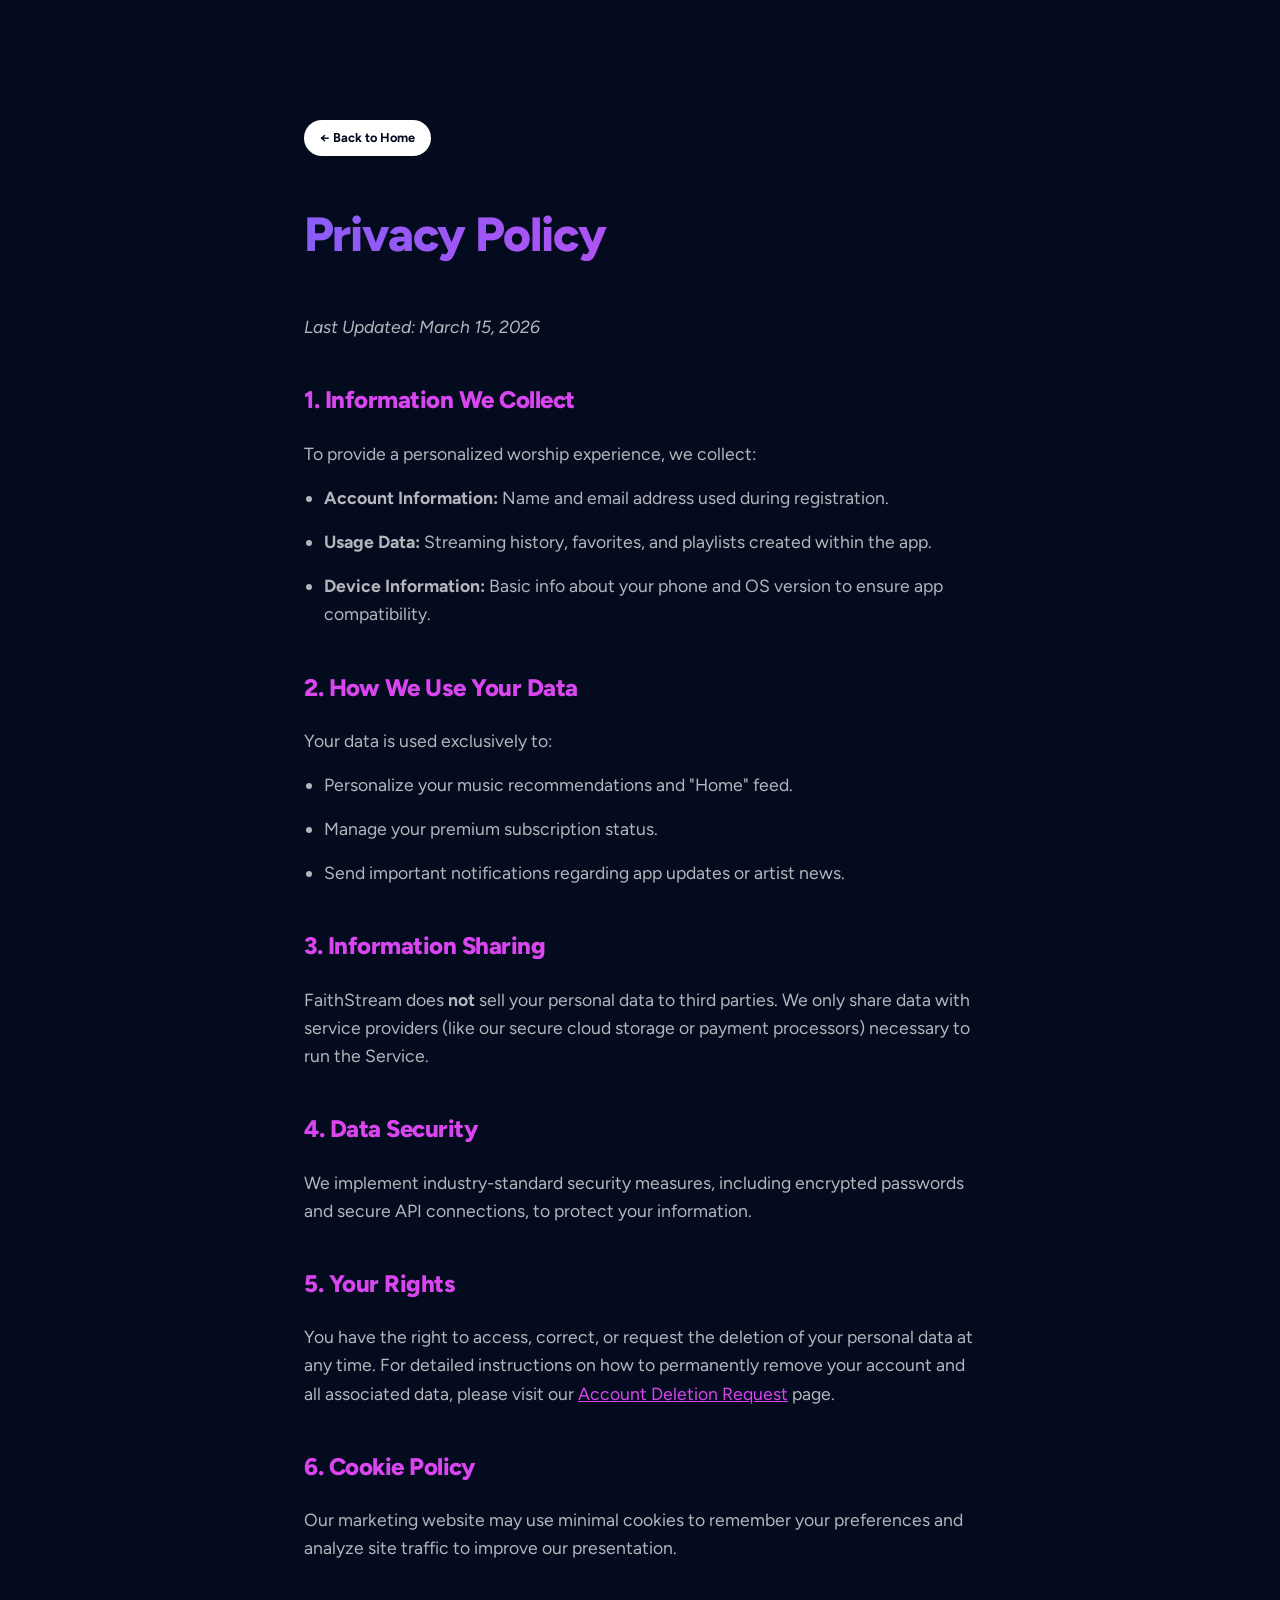
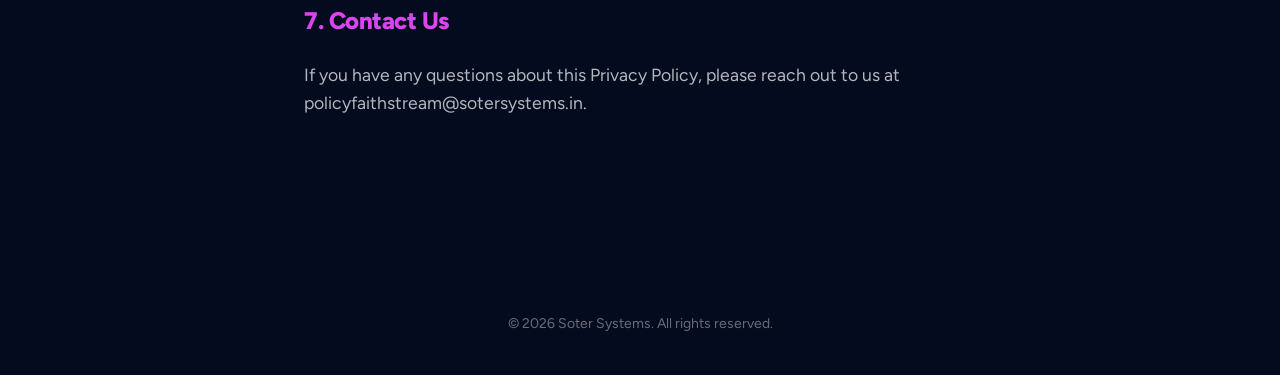
<file: legal/privacy-policy.html>
<!DOCTYPE html>
<html lang="en">

<head>
    <meta charset="UTF-8">
    <meta name="viewport" content="width=device-width, initial-scale=1.0">
    <title>Privacy Policy | FaithStream</title>
    <link rel="stylesheet" href="../css/styles.css">
    <style>
        .legal-content {
            padding: 120px 5% 60px;
            max-width: 800px;
            margin: 0 auto;
        }

        .legal-content h1 {
            font-size: 3rem;
            margin-bottom: 40px;
        }

        .legal-content h2 {
            font-size: 1.5rem;
            margin-top: 40px;
            margin-bottom: 20px;
            color: var(--brand-magenta);
        }

        .legal-content p,
        .legal-content li {
            color: var(--text-secondary);
            margin-bottom: 16px;
            font-size: 1.1rem;
        }

        .legal-content ul {
            padding-left: 20px;
            margin-bottom: 24px;
        }

        .last-updated {
            color: var(--text-muted);
            font-style: italic;
            margin-bottom: 40px;
        }
    </style>
</head>

<body>

    <div class="legal-content">
        <a href="../index.html" class="btn btn-primary"
            style="padding: 8px 16px; font-size: 0.8rem; margin-bottom: 40px;">← Back to Home</a>

        <h1 class="gradient-text">Privacy Policy</h1>
        <p class="last-updated">Last Updated: March 15, 2026</p>

        <section>
            <h2>1. Information We Collect</h2>
            <p>To provide a personalized worship experience, we collect:</p>
            <ul>
                <li><strong>Account Information:</strong> Name and email address used during registration.</li>
                <li><strong>Usage Data:</strong> Streaming history, favorites, and playlists created within the app.
                </li>
                <li><strong>Device Information:</strong> Basic info about your phone and OS version to ensure app
                    compatibility.</li>
            </ul>
        </section>

        <section>
            <h2>2. How We Use Your Data</h2>
            <p>Your data is used exclusively to:</p>
            <ul>
                <li>Personalize your music recommendations and "Home" feed.</li>
                <li>Manage your premium subscription status.</li>
                <li>Send important notifications regarding app updates or artist news.</li>
            </ul>
        </section>

        <section>
            <h2>3. Information Sharing</h2>
            <p>FaithStream does <strong>not</strong> sell your personal data to third parties. We only share data with
                service providers (like our secure cloud storage or payment processors) necessary to run the Service.
            </p>
        </section>

        <section>
            <h2>4. Data Security</h2>
            <p>We implement industry-standard security measures, including encrypted passwords and secure API
                connections, to protect your information.</p>
        </section>

        <section>
            <h2>5. Your Rights</h2>
            <p>You have the right to access, correct, or request the deletion of your personal data at any time. For
                detailed instructions on how to permanently remove your account and all associated data, please visit
                our <a href="delete-account.html" style="color: var(--brand-magenta); text-decoration: underline;">Account Deletion Request</a> page.</p>
        </section>

        <section>
            <h2>6. Cookie Policy</h2>
            <p>Our marketing website may use minimal cookies to remember your preferences and analyze site traffic to
                improve our presentation.</p>
        </section>

        <section>
            <h2>7. Contact Us</h2>
            <p>If you have any questions about this Privacy Policy, please reach out to us at
                policyfaithstream@sotersystems.in.
            </p>
        </section>
    </div>

    <footer style="border: none;">
        <div class="footer-bottom">
            <p>&copy; 2026 Soter Systems. All rights reserved.</p>
        </div>
    </footer>

</body>

</html>
</file>
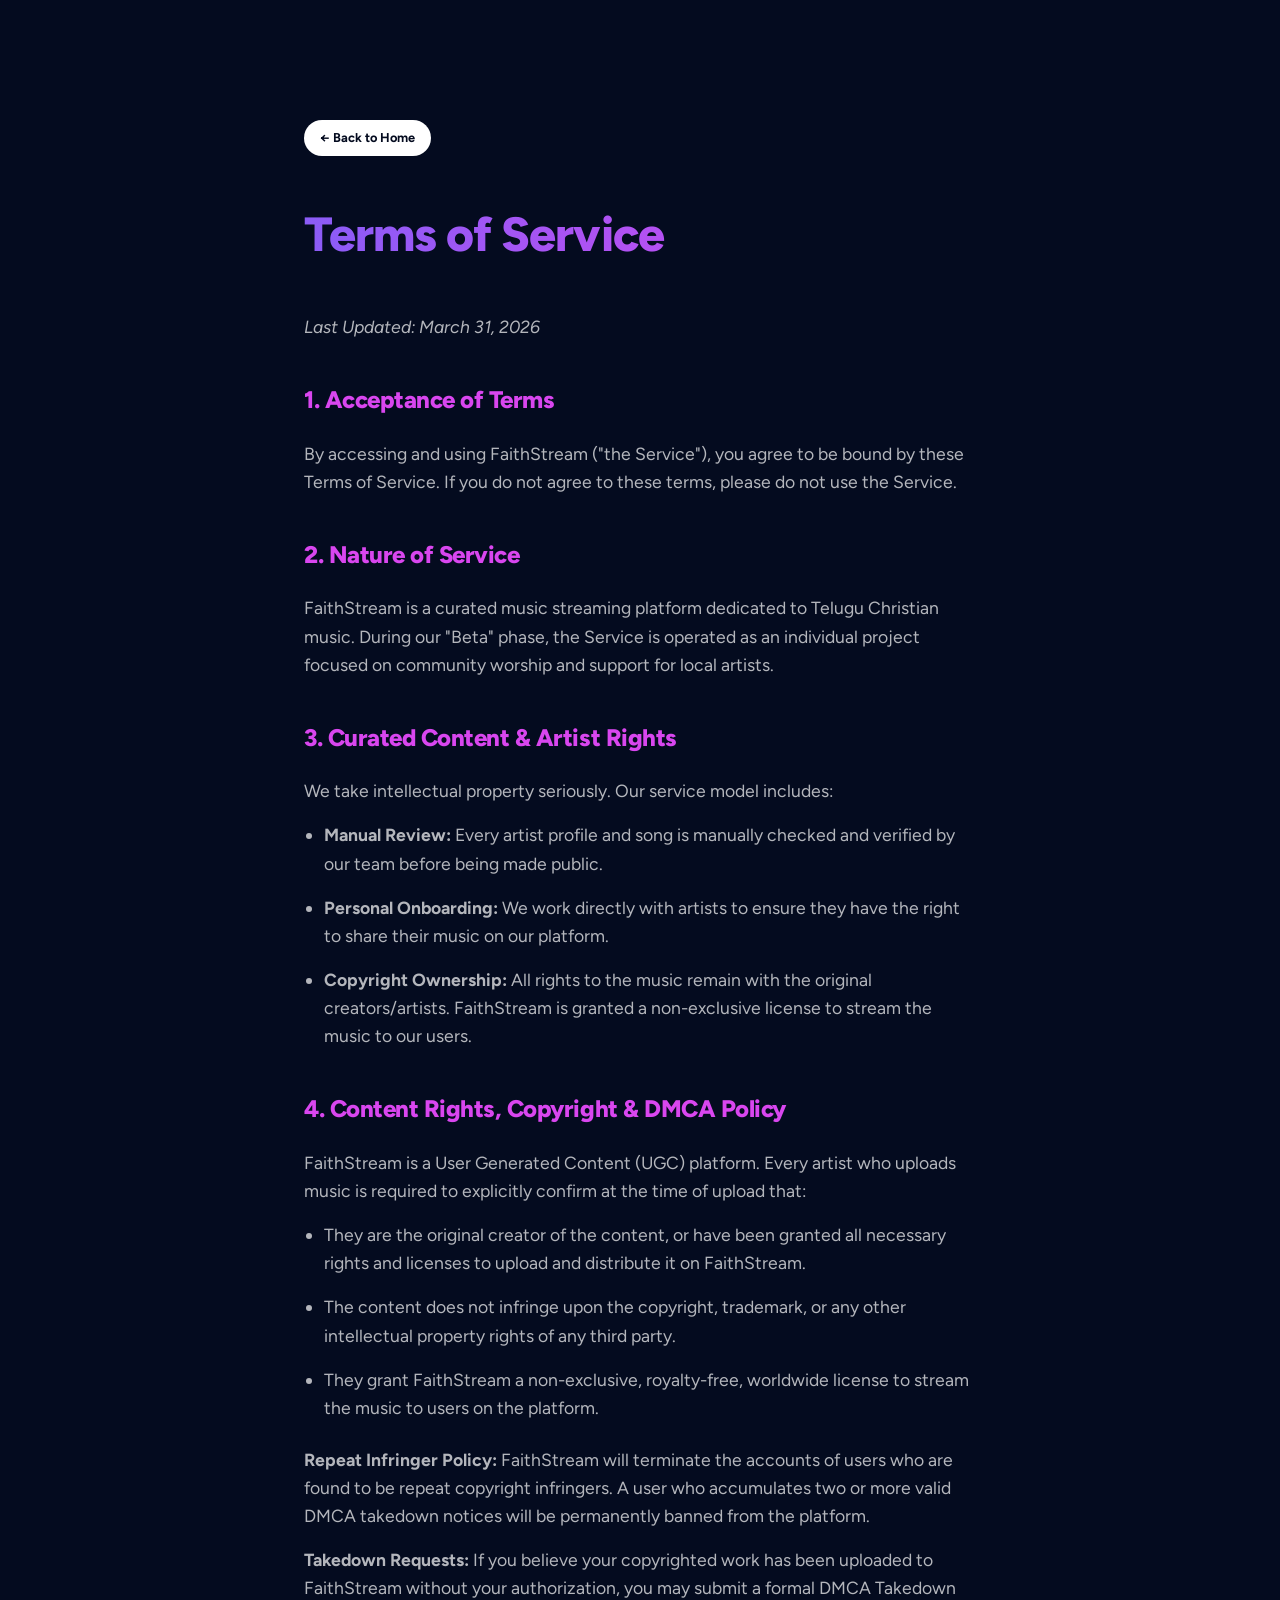
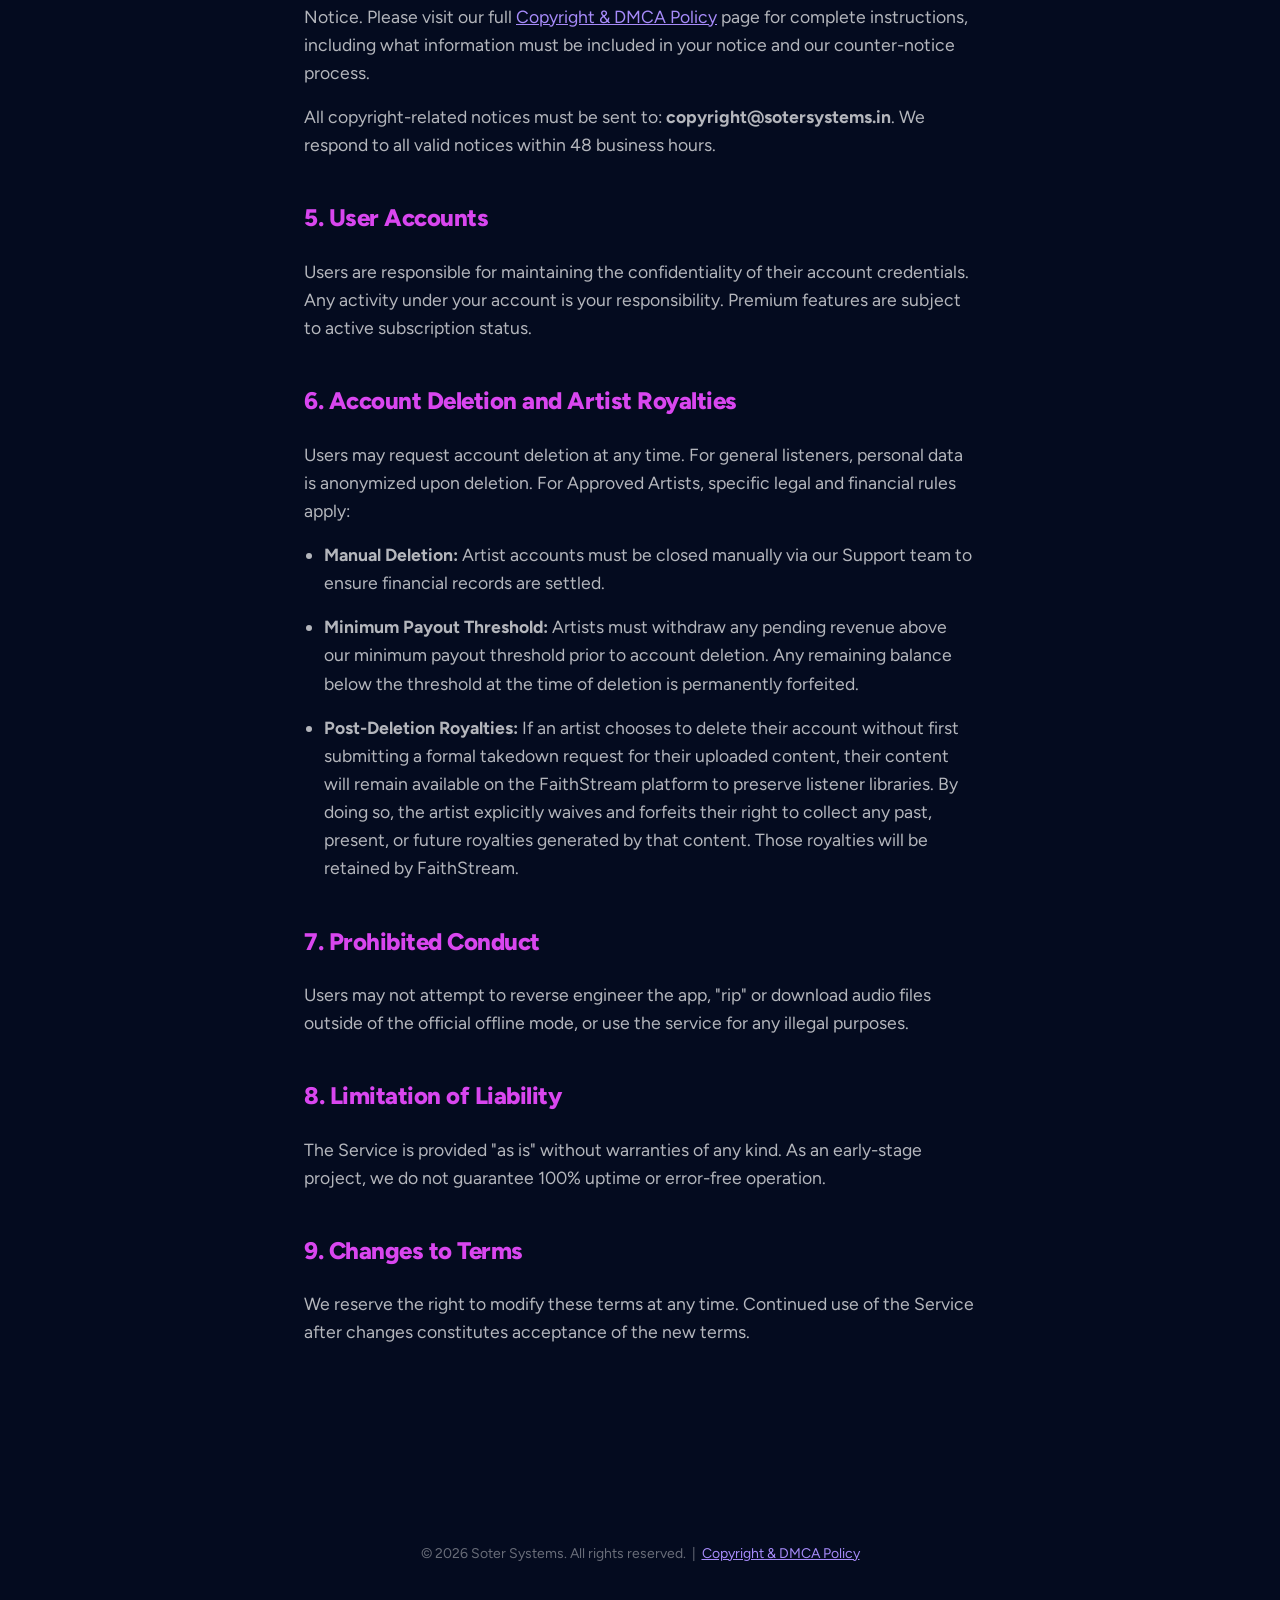
<file: legal/terms.html>
<!DOCTYPE html>
<html lang="en">
<head>
    <meta charset="UTF-8">
    <meta name="viewport" content="width=device-width, initial-scale=1.0">
    <title>Terms of Service | FaithStream</title>
    <link rel="stylesheet" href="../css/styles.css">
    <style>
        .legal-content {
            padding: 120px 5% 60px;
            max-width: 800px;
            margin: 0 auto;
        }
        .legal-content h1 {
            font-size: 3rem;
            margin-bottom: 40px;
        }
        .legal-content h2 {
            font-size: 1.5rem;
            margin-top: 40px;
            margin-bottom: 20px;
            color: var(--brand-magenta);
        }
        .legal-content p, .legal-content li {
            color: var(--text-secondary);
            margin-bottom: 16px;
            font-size: 1.1rem;
        }
        .legal-content ul {
            padding-left: 20px;
            margin-bottom: 24px;
        }
        .last-updated {
            color: var(--text-muted);
            font-style: italic;
            margin-bottom: 40px;
        }
    </style>
</head>
<body>

    <div class="legal-content">
        <a href="../index.html" class="btn btn-primary" style="padding: 8px 16px; font-size: 0.8rem; margin-bottom: 40px;">← Back to Home</a>
        
        <h1 class="gradient-text">Terms of Service</h1>
        <p class="last-updated">Last Updated: March 31, 2026</p>

        <section>
            <h2>1. Acceptance of Terms</h2>
            <p>By accessing and using FaithStream ("the Service"), you agree to be bound by these Terms of Service. If you do not agree to these terms, please do not use the Service.</p>
        </section>

        <section>
            <h2>2. Nature of Service</h2>
            <p>FaithStream is a curated music streaming platform dedicated to Telugu Christian music. During our "Beta" phase, the Service is operated as an individual project focused on community worship and support for local artists.</p>
        </section>

        <section>
            <h2>3. Curated Content & Artist Rights</h2>
            <p>We take intellectual property seriously. Our service model includes:</p>
            <ul>
                <li><strong>Manual Review:</strong> Every artist profile and song is manually checked and verified by our team before being made public.</li>
                <li><strong>Personal Onboarding:</strong> We work directly with artists to ensure they have the right to share their music on our platform.</li>
                <li><strong>Copyright Ownership:</strong> All rights to the music remain with the original creators/artists. FaithStream is granted a non-exclusive license to stream the music to our users.</li>
            </ul>
        </section>

        <section>
            <h2>4. Content Rights, Copyright &amp; DMCA Policy</h2>
            <p>FaithStream is a User Generated Content (UGC) platform. Every artist who uploads music is required to explicitly confirm at the time of upload that:</p>
            <ul>
                <li>They are the original creator of the content, or have been granted all necessary rights and licenses to upload and distribute it on FaithStream.</li>
                <li>The content does not infringe upon the copyright, trademark, or any other intellectual property rights of any third party.</li>
                <li>They grant FaithStream a non-exclusive, royalty-free, worldwide license to stream the music to users on the platform.</li>
            </ul>
            <p><strong>Repeat Infringer Policy:</strong> FaithStream will terminate the accounts of users who are found to be repeat copyright infringers. A user who accumulates two or more valid DMCA takedown notices will be permanently banned from the platform.</p>
            <p><strong>Takedown Requests:</strong> If you believe your copyrighted work has been uploaded to FaithStream without your authorization, you may submit a formal DMCA Takedown Notice. Please visit our full <a href="copyright.html" style="color: #a78bfa; text-decoration: underline;">Copyright &amp; DMCA Policy</a> page for complete instructions, including what information must be included in your notice and our counter-notice process.</p>
            <p>All copyright-related notices must be sent to: <strong>copyright@sotersystems.in</strong>. We respond to all valid notices within 48 business hours.</p>
        </section>

        <section>
            <h2>5. User Accounts</h2>
            <p>Users are responsible for maintaining the confidentiality of their account credentials. Any activity under your account is your responsibility. Premium features are subject to active subscription status.</p>
        </section>

        <section>
            <h2>6. Account Deletion and Artist Royalties</h2>
            <p>Users may request account deletion at any time. For general listeners, personal data is anonymized upon deletion. For Approved Artists, specific legal and financial rules apply:</p>
            <ul>
                <li><strong>Manual Deletion:</strong> Artist accounts must be closed manually via our Support team to ensure financial records are settled.</li>
                <li><strong>Minimum Payout Threshold:</strong> Artists must withdraw any pending revenue above our minimum payout threshold prior to account deletion. Any remaining balance below the threshold at the time of deletion is permanently forfeited.</li>
                <li><strong>Post-Deletion Royalties:</strong> If an artist chooses to delete their account without first submitting a formal takedown request for their uploaded content, their content will remain available on the FaithStream platform to preserve listener libraries. By doing so, the artist explicitly waives and forfeits their right to collect any past, present, or future royalties generated by that content. Those royalties will be retained by FaithStream.</li>
            </ul>
        </section>

        <section>
            <h2>7. Prohibited Conduct</h2>
            <p>Users may not attempt to reverse engineer the app, "rip" or download audio files outside of the official offline mode, or use the service for any illegal purposes.</p>
        </section>

        <section>
            <h2>8. Limitation of Liability</h2>
            <p>The Service is provided "as is" without warranties of any kind. As an early-stage project, we do not guarantee 100% uptime or error-free operation.</p>
        </section>

        <section>
            <h2>9. Changes to Terms</h2>
            <p>We reserve the right to modify these terms at any time. Continued use of the Service after changes constitutes acceptance of the new terms.</p>
        </section>
    </div>

    <footer style="border: none;">
        <div class="footer-bottom">
            <p>&copy; 2026 Soter Systems. All rights reserved. &nbsp;|&nbsp; <a href="copyright.html" style="color: #a78bfa;">Copyright &amp; DMCA Policy</a></p>
        </div>
    </footer>

</body>
</html>
</file>
<file: css/styles.css>
@import url('https://fonts.googleapis.com/css2?family=Figtree:wght@300;400;600;700;800;900&display=swap');

:root {
    --brand-indigo: #040B1F;
    --brand-magenta: #D946EF;
    --brand-purple: #8B5CF6;
    --brand-surface: #0F172A;
    --premium-gold: #FFD700;
    --text-primary: #FFFFFF;
    --text-secondary: rgba(255, 255, 255, 0.7);
    --text-muted: rgba(255, 255, 255, 0.4);
    --gradient-premium: linear-gradient(135deg, #2E1065 0%, #040B1F 40%, #040B1F 100%);
    --gradient-accent: linear-gradient(90deg, var(--brand-purple), var(--brand-magenta));
    --gradient-cinematic: linear-gradient(to right, #8B5CF6, #D946EF);
    --glass-background: rgba(255, 255, 255, 0.05);
    --glass-border: rgba(255, 255, 255, 0.1);
}

/* Navigation Bar */
.main-nav {
    position: fixed;
    top: 0;
    left: 0;
    width: 100%;
    z-index: 1000;
    padding: 15px 5%;
    border-radius: 0;
    border-top: none;
    border-left: none;
    border-right: none;
}

.nav-content {
    max-width: 1200px;
    margin: 0 auto;
    display: flex;
    justify-content: space-between;
    align-items: center;
}

.nav-content .logo {
    font-weight: 800;
    font-size: 1.25rem;
    letter-spacing: -0.5px;
    background: var(--gradient-cinematic);
    -webkit-background-clip: text;
    background-clip: text;
    -webkit-text-fill-color: transparent;
}

.auth-box {
    display: flex;
    align-items: center;
}

* {
    margin: 0;
    padding: 0;
    box-sizing: border-box;
}

body {
    font-family: 'Figtree', sans-serif;
    background-color: var(--brand-indigo);
    color: var(--text-primary);
    line-height: 1.6;
    overflow-x: hidden;
}

/* Intro Overlay */
#intro-overlay {
    position: fixed;
    inset: 0;
    z-index: 9999;
    background: var(--brand-indigo);
    display: flex;
    flex-direction: column;
    align-items: center;
    justify-content: center;
    transition: opacity 1s cubic-bezier(0.4, 0, 0.2, 1);
}

#intro-overlay.fade-out {
    opacity: 0;
    pointer-events: none;
}

.intro-logo {
    display: flex;
    align-items: center;
    font-size: 80px;
    font-weight: 900;
    letter-spacing: -2px;
    position: relative;
    gap: 0; /* Force no gap */
}

.intro-f, .intro-s {
    color: white;
}

.intro-s {
    background: var(--gradient-cinematic);
    -webkit-background-clip: text;
    background-clip: text;
    -webkit-text-fill-color: transparent;
    margin-left: 5px;
}

.intro-expand {
    display: inline-block;
    width: 0;
    overflow: hidden;
    white-space: nowrap;
    transition: width 1.2s cubic-bezier(0.23, 1, 0.32, 1);
}

.intro-expand.expanded {
    width: 320px; /* Increased to ensure 'tream' (5 chars) fits at 80px */
}

/* Specific widths if needed to be more precise */
.aith.expanded { width: 160px; }
.tream.expanded { width: 260px; }

.intro-expand.aith { color: white; }
.intro-expand.tream {
    background: var(--gradient-cinematic);
    -webkit-background-clip: text;
    background-clip: text;
    -webkit-text-fill-color: transparent;
}

.intro-tagline {
    margin-top: 40px;
    font-weight: 300;
    letter-spacing: 4px;
    text-transform: uppercase;
    color: var(--text-secondary);
    opacity: 0;
    transform: translateY(20px);
    transition: all 1s ease 1s;
}

.intro-tagline.visible {
    opacity: 0.8;
    transform: translateY(0);
}

/* Animations */
@keyframes fadeIn {
    from { opacity: 0; transform: translateY(20px); }
    to { opacity: 1; transform: translateY(0); }
}

@keyframes shimmer {
    0% { background-position: -200% 0; }
    100% { background-position: 200% 0; }
}

.reveal {
    opacity: 0;
    transform: translateY(30px);
    transition: all 0.8s cubic-bezier(0.2, 0.8, 0.2, 1);
}

.reveal.visible {
    opacity: 1;
    transform: translateY(0);
}

/* Typography */
h1, h2, h3 {
    font-weight: 800;
    letter-spacing: -0.02em;
}

.gradient-text {
    background: var(--gradient-accent);
    -webkit-background-clip: text;
    background-clip: text;
    -webkit-text-fill-color: transparent;
}

/* Glassmorphism */
.glass {
    background: var(--glass-background);
    backdrop-filter: blur(12px);
    -webkit-backdrop-filter: blur(12px);
    border: 1px solid var(--glass-border);
    border-radius: 24px;
}

/* Buttons */
.btn {
    display: inline-block;
    padding: 16px 32px;
    border-radius: 50px;
    font-weight: 700;
    text-decoration: none;
    transition: all 0.3s ease;
    cursor: pointer;
    border: none;
    text-align: center;
}

.btn-primary {
    background: var(--text-primary);
    color: var(--brand-indigo);
}

.btn-primary:hover {
    transform: scale(1.05);
    box-shadow: 0 10px 20px rgba(255, 255, 255, 0.1);
}

.btn-accent {
    background: var(--gradient-accent);
    color: white;
}

.btn-accent:hover {
    transform: scale(1.05);
    box-shadow: 0 10px 20px rgba(139, 92, 246, 0.3);
}

/* Hero Section */
.hero {
    min-height: 100vh;
    display: flex;
    align-items: center;
    position: relative;
    padding: 100px 5%;
    background: var(--gradient-premium);
    background-image: url('../assets/hero-bg.png');
    background-size: cover;
    background-position: center;
}

.hero::before {
    content: '';
    position: absolute;
    inset: 0;
    background: radial-gradient(circle at 50% 50%, transparent 20%, var(--brand-indigo) 100%);
    opacity: 0.6;
}

.hero-content {
    position: relative;
    z-index: 2;
    max-width: 650px;
}

.hero h1 {
    font-size: 4.5rem;
    line-height: 1.1;
    margin-bottom: 24px;
}

.hero p {
    font-size: 1.25rem;
    color: var(--text-secondary);
    margin-bottom: 40px;
    max-width: 500px;
}

/* Features */
.section {
    padding: 120px 5%;
}

.section-header {
    text-align: center;
    margin-bottom: 80px;
}

.section-header h2 {
    font-size: 3rem;
    margin-bottom: 16px;
}

.features-grid {
    display: grid;
    grid-template-columns: repeat(auto-fit, minmax(300px, 1fr));
    gap: 32px;
}

.feature-card {
    padding: 40px;
    transition: transform 0.3s ease;
}

.feature-card:hover {
    transform: translateY(-10px);
}

.feature-card i {
    font-size: 2.5rem;
    margin-bottom: 24px;
    display: block;
}

/* Subscriptions */
.pricing-grid {
    display: flex;
    justify-content: center;
    gap: 32px;
    flex-wrap: wrap;
}

.pricing-card {
    flex: 1;
    min-width: 320px;
    max-width: 400px;
    padding: 48px;
    display: flex;
    flex-direction: column;
}

.pricing-card.premium {
    border: 2px solid var(--brand-purple);
    position: relative;
    overflow: hidden;
}

.pricing-card.premium::after {
    content: 'BEST VALUE';
    position: absolute;
    top: 20px;
    right: -30px;
    background: var(--premium-gold);
    color: var(--brand-indigo);
    padding: 4px 40px;
    font-size: 0.75rem;
    font-weight: 800;
    transform: rotate(45deg);
}

.price {
    font-size: 3.5rem;
    font-weight: 900;
    margin: 24px 0;
}

.price span {
    font-size: 1rem;
    color: var(--text-muted);
    font-weight: 400;
}

.feature-list {
    list-style: none;
    margin-bottom: 40px;
    flex-grow: 1;
}

.feature-list li {
    margin-bottom: 16px;
    display: flex;
    align-items: center;
    color: var(--text-secondary);
}

.feature-list li i {
    color: #10B981;
    margin-right: 12px;
}

/* App Download */
.download-section {
    text-align: center;
    background: var(--brand-surface);
    border-radius: 48px;
    padding: 80px 40px;
}

.mockup-container {
    margin-top: 60px;
}

.mockup-container img {
    max-width: 100%;
    height: auto;
    filter: drop-shadow(0 20px 50px rgba(0,0,0,0.5));
}

.store-buttons {
    display: flex;
    justify-content: center;
    gap: 16px;
    margin-top: 32px;
    flex-wrap: wrap;
}

/* Footer */
footer {
    padding: 80px 5% 40px;
    border-top: 1px solid var(--glass-border);
}

.footer-content {
    display: grid;
    grid-template-columns: repeat(auto-fit, minmax(200px, 1fr));
    gap: 40px;
    margin-bottom: 60px;
}

.footer-logo h2 {
    font-size: 1.5rem;
    margin-bottom: 16px;
}

.footer-links h4 {
    margin-bottom: 20px;
    color: var(--text-primary);
}

.footer-links ul {
    list-style: none;
}

.footer-links li {
    margin-bottom: 12px;
}

.footer-links a {
    color: var(--text-muted);
    text-decoration: none;
    transition: color 0.3s;
}

.footer-links a:hover {
    color: var(--brand-magenta);
}

.footer-bottom {
    text-align: center;
    padding-top: 40px;
    color: var(--text-muted);
    font-size: 0.875rem;
}

/* Responsive */
@media (max-width: 768px) {
    .intro-logo {
        font-size: 40px;
    }
    
    .intro-expand.expanded {
        width: 150px;
    }
    
    .aith.expanded { width: 80px; }
    .tream.expanded { width: 130px; }

    .hero h1 {
        font-size: 3rem;
    }
    
    .hero {
        text-align: center;
        justify-content: center;
    }
    
    .hero-content {
        max-width: 100%;
    }
    
    .hero p {
        margin-inline: auto;
    }

    .cta-group {
        justify-content: center;
        margin-inline: auto; /* Fix button margin */
    }
}

/* About Section Services Grid */
.services-grid {
    display: grid;
    grid-template-columns: repeat(auto-fit, minmax(280px, 1fr));
    gap: 24px;
    margin-top: 60px;
}

.service-card {
    padding: 32px;
    background: rgba(255, 255, 255, 0.03);
    border: 1px solid var(--glass-border);
    border-radius: 20px;
    transition: all 0.3s ease;
}

.service-card:hover {
    background: rgba(255, 255, 255, 0.05);
    border-color: var(--brand-magenta);
    transform: translateY(-5px);
}

.service-card h4 {
    color: var(--brand-magenta);
    margin-bottom: 12px;
    font-size: 1.25rem;
}

.service-card p {
    font-size: 0.95rem;
    color: var(--text-secondary);
}

/* Modals */
.modal-overlay {
    position: fixed;
    top: 0;
    left: 0;
    width: 100%;
    height: 100%;
    background: rgba(0, 0, 0, 0.8);
    backdrop-filter: blur(8px);
    display: none; /* Hidden by default */
    align-items: center;
    justify-content: center;
    z-index: 1000;
    padding: 20px;
}

.modal-overlay.active {
    display: flex;
}

.modal-content {
    width: 100%;
    max-width: 450px;
    padding: 40px;
    position: relative;
    box-shadow: 0 25px 50px -12px rgba(0, 0, 0, 0.5);
}

.modal-header {
    display: flex;
    justify-content: space-between;
    align-items: center;
    margin-bottom: 24px;
}

.close-modal {
    background: none;
    border: none;
    color: var(--text-secondary);
    font-size: 2rem;
    cursor: pointer;
    line-height: 1;
}

.close-modal:hover {
    color: var(--text-primary);
}

/* Forms */
.form-group {
    margin-bottom: 20px;
}

.form-group label {
    display: block;
    margin-bottom: 8px;
    font-size: 0.9rem;
    font-weight: 600;
    color: var(--text-secondary);
}

.form-group input {
    width: 100%;
    padding: 14px 18px;
    background: rgba(255, 255, 255, 0.05);
    border: 1px solid var(--glass-border);
    border-radius: 12px;
    color: var(--text-primary);
    font-family: inherit;
    font-size: 1rem;
    transition: all 0.3s ease;
}

.form-group input:focus {
    outline: none;
    border-color: var(--brand-purple);
    background: rgba(255, 255, 255, 0.08);
}

/* Loader */
.loader-content {
    text-align: center;
    color: white;
}

.spinner {
    width: 50px;
    height: 50px;
    border: 4px solid rgba(255, 255, 255, 0.1);
    border-left-color: var(--brand-magenta);
    border-radius: 50%;
    animation: spin 1s linear infinite;
    margin: 0 auto 20px;
}

@keyframes spin {
    to { transform: rotate(360deg); }
}

/* Utility visibility class */
.visible {
    opacity: 1;
    transform: translateY(0);
}
</file>
